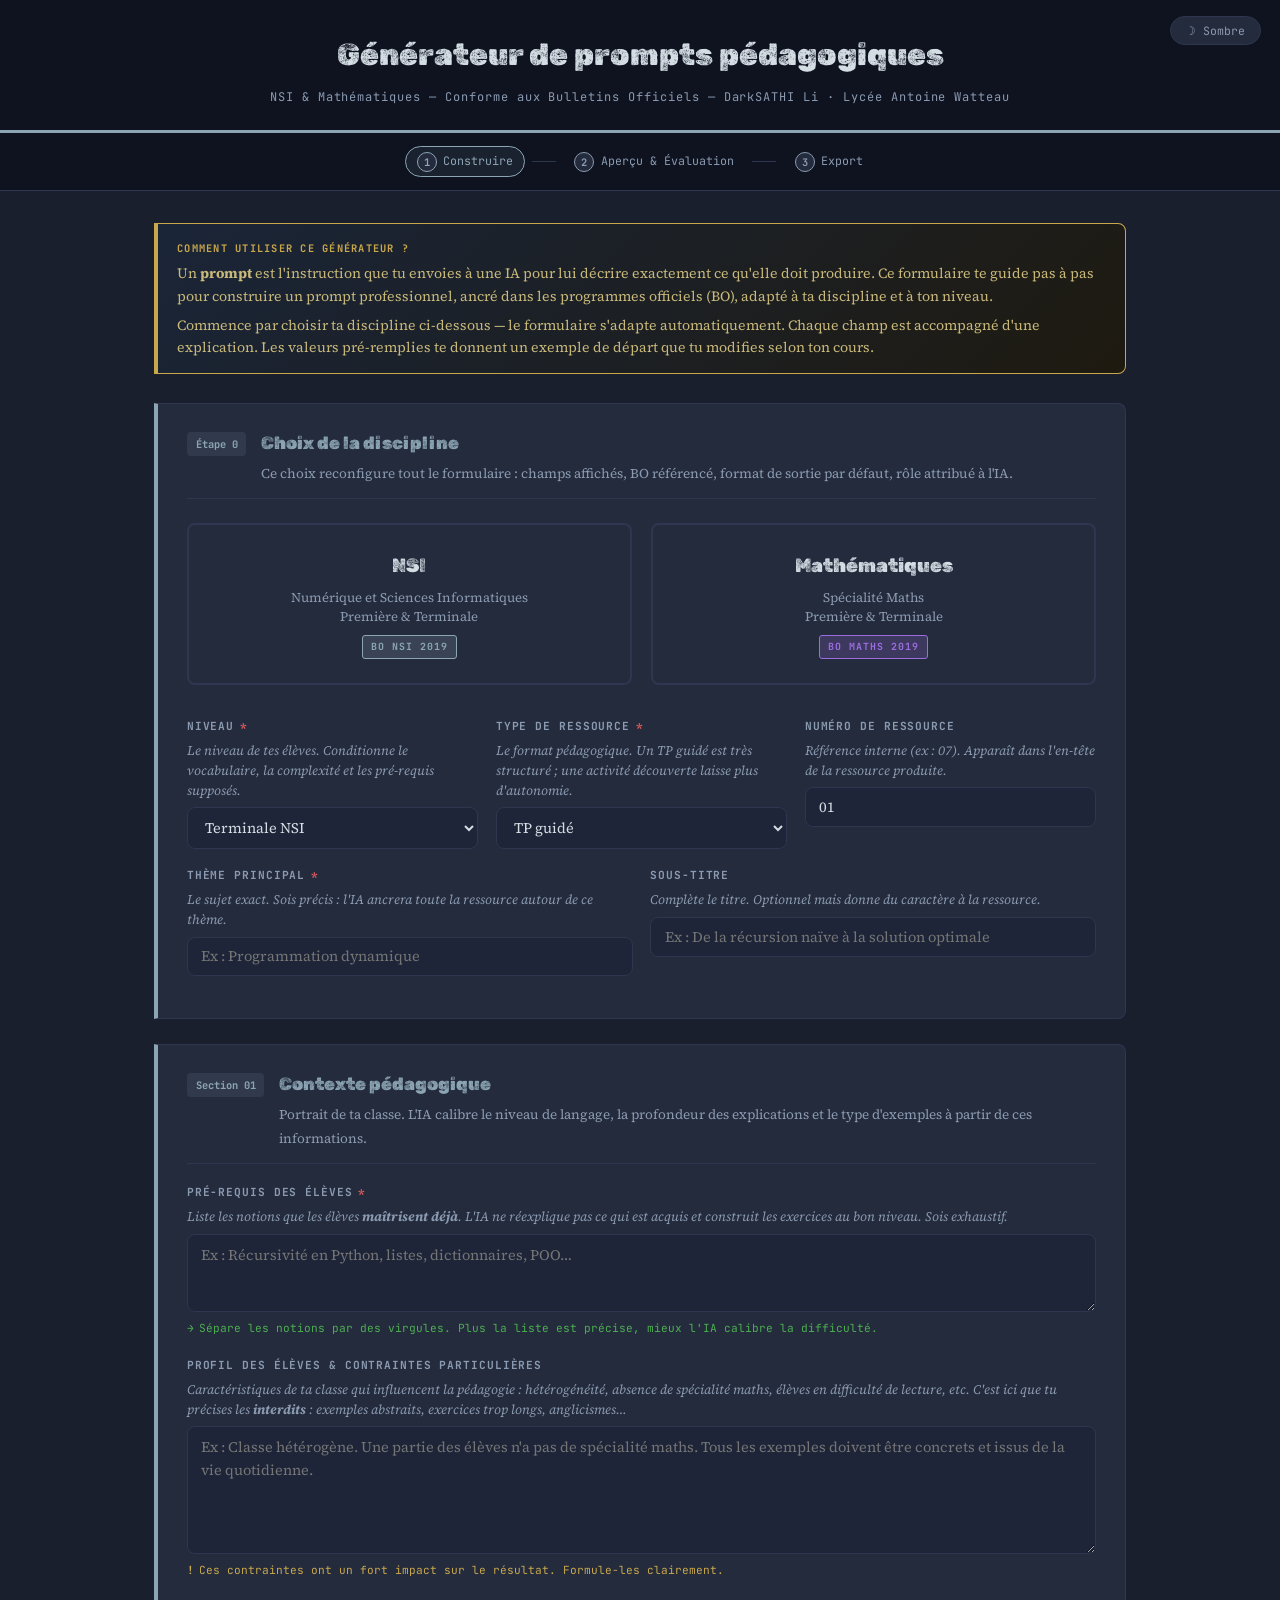
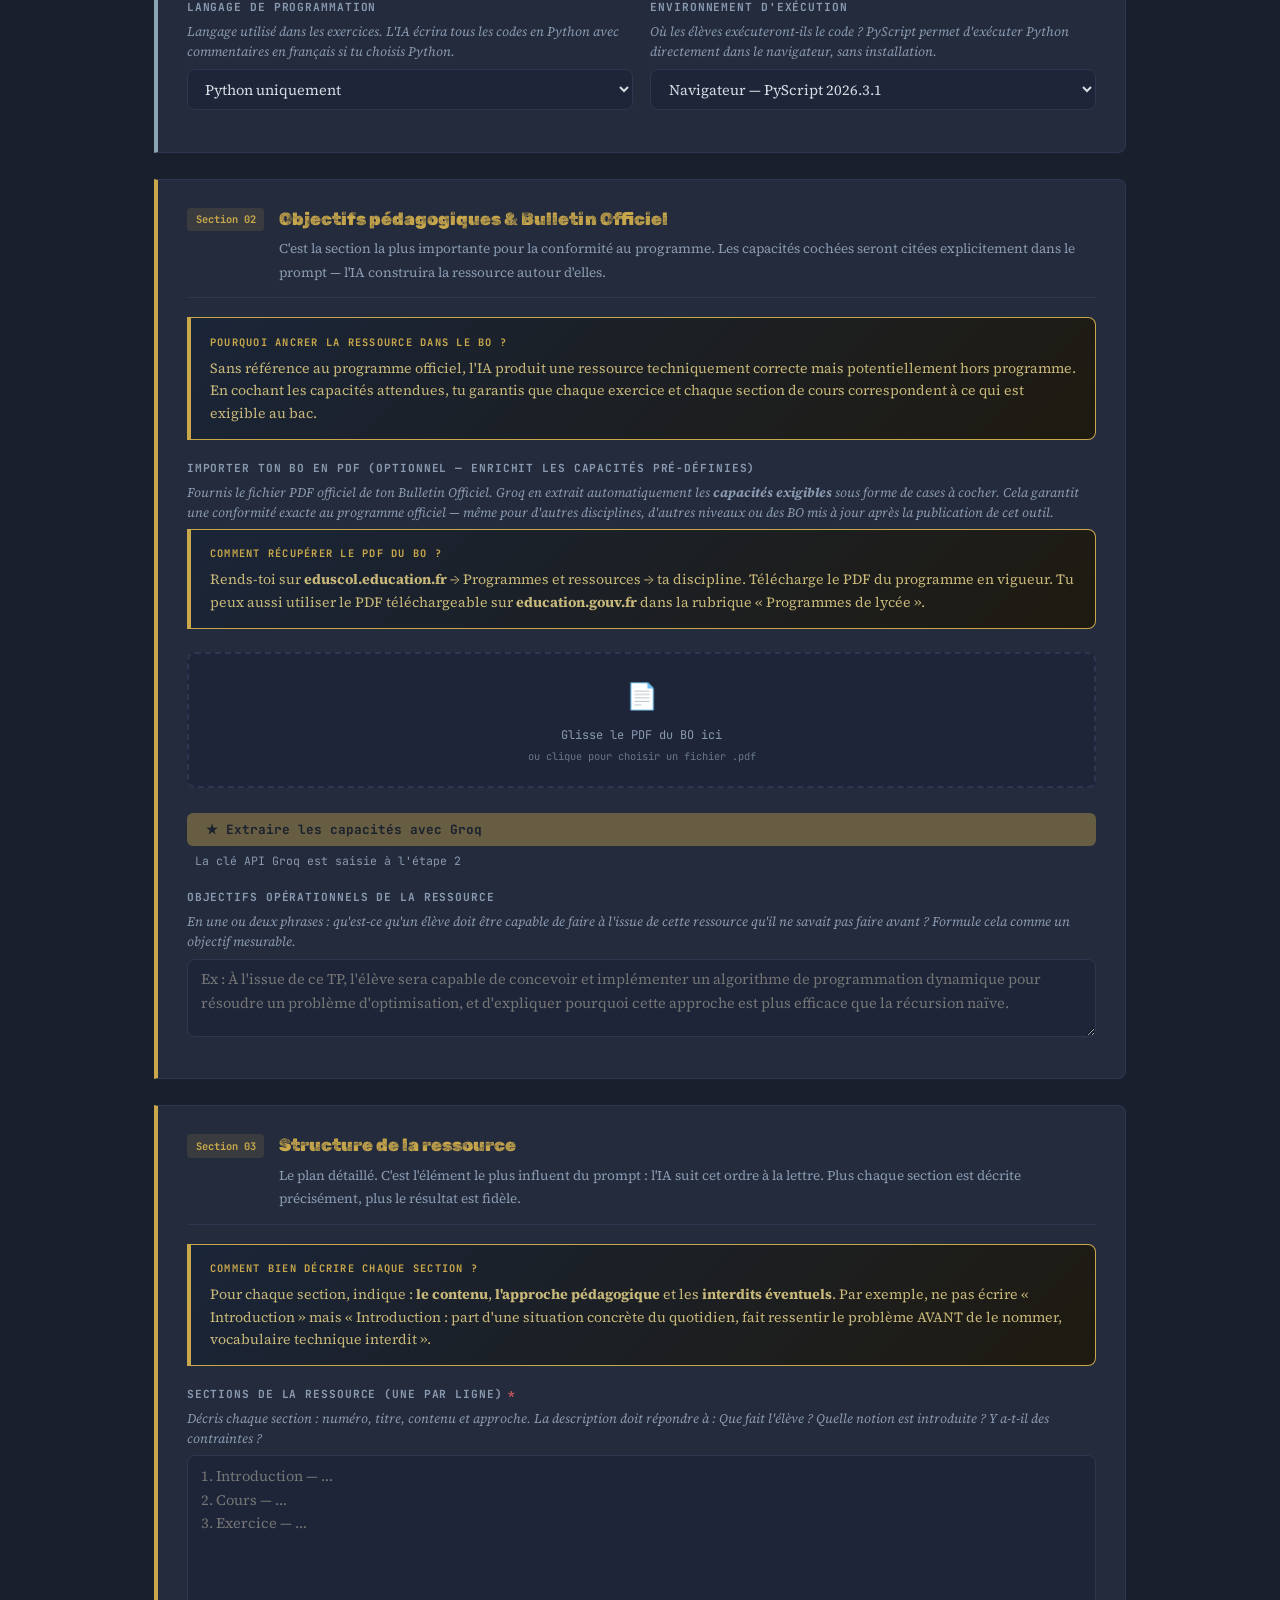
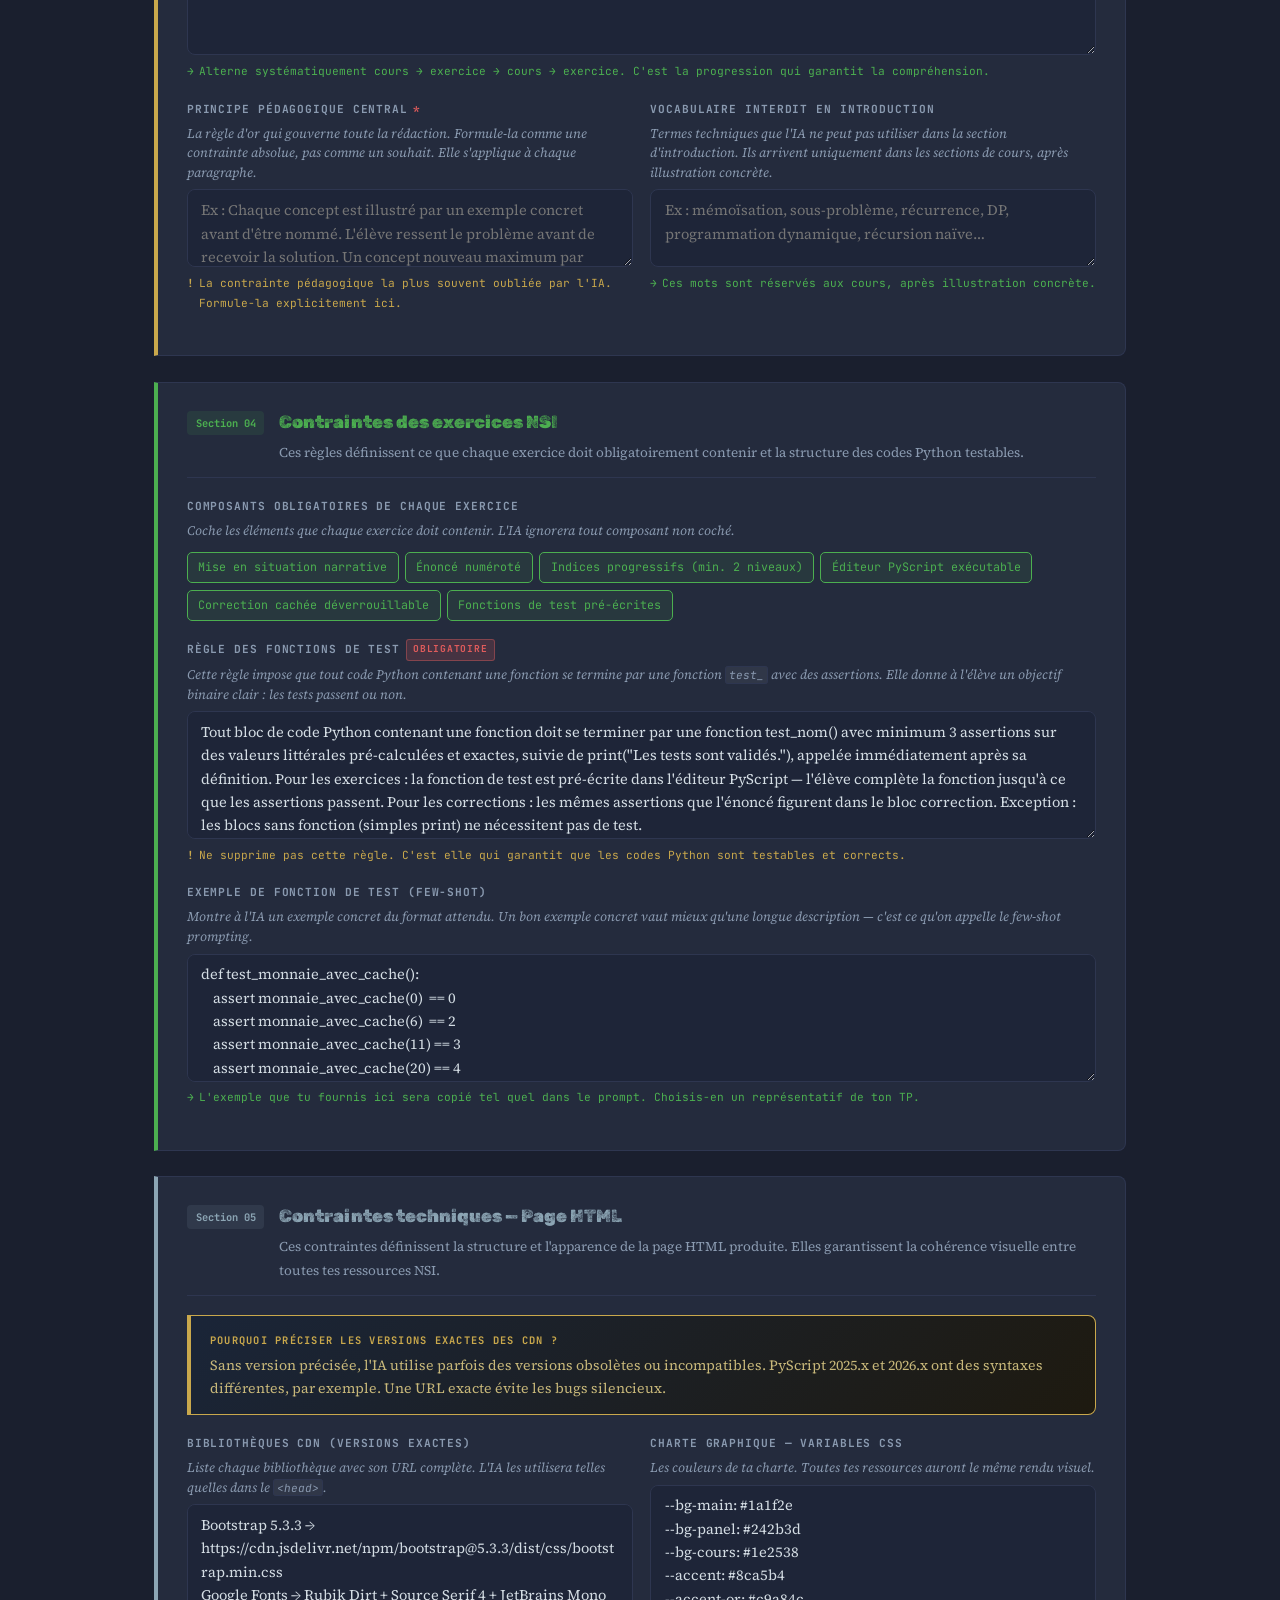
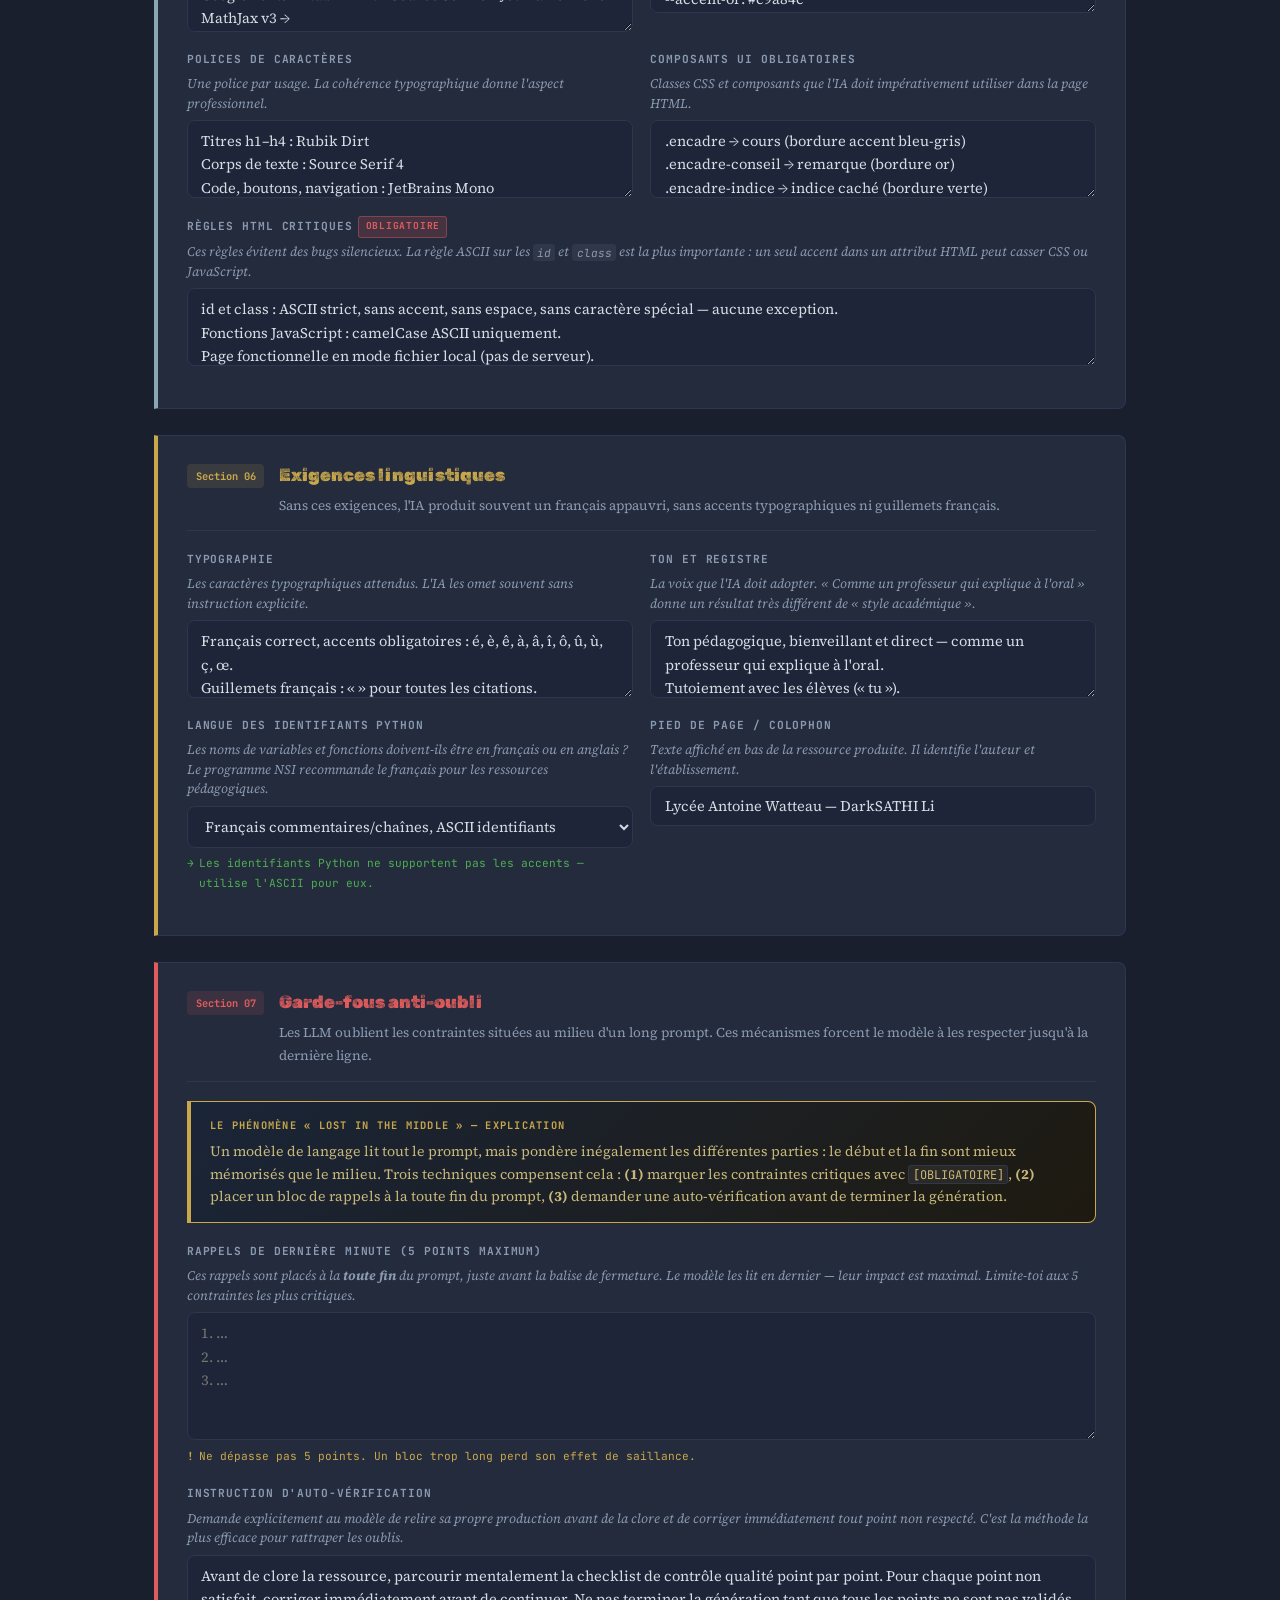
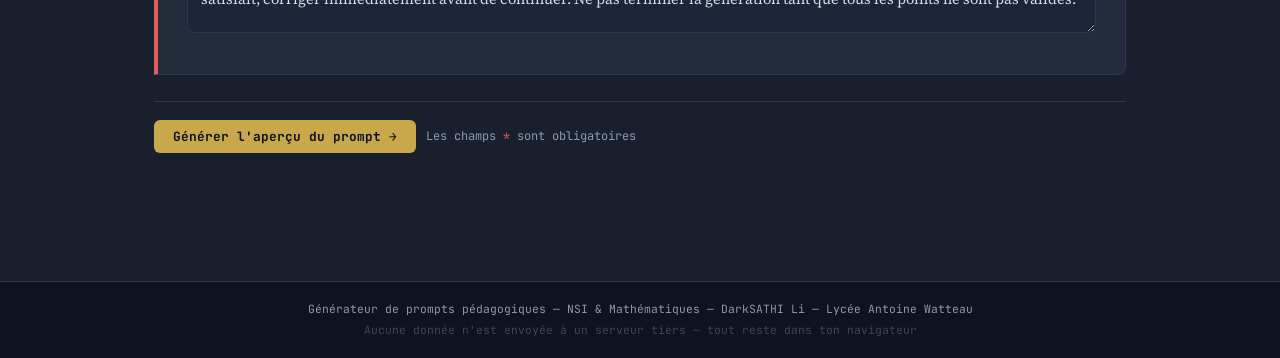
<file: generateur-prompts-nsi-maths.html>
<!DOCTYPE html>
<html lang="fr">
<head>
<meta charset="UTF-8">
<meta name="viewport" content="width=device-width, initial-scale=1.0">
<title>Générateur de prompts pédagogiques — NSI &amp; Mathématiques</title>
<link href="https://fonts.googleapis.com/css2?family=Rubik+Dirt&family=Source+Serif+4:ital,opsz,wght@0,8..60,300;0,8..60,400;0,8..60,600;1,8..60,400&family=JetBrains+Mono:wght@400;500;700&display=swap" rel="stylesheet">
<style>
/* ============================================================
   VARIABLES — THÈME SOMBRE (défaut)
   ============================================================ */
:root {
  --bg:        #1a1f2e;
  --bg-panel:  #242b3d;
  --bg-deep:   #0f1320;
  --bg-field:  #1e2538;
  --border:    #2e3650;
  --radius:    8px;

  --bleu:      #8ca5b4;
  --or:        #c9a84c;
  --vert:      #4caf50;
  --rouge:     #e05c5c;
  --violet:    #9c6de0;

  --t-main:    #d4dde4;
  --t-muted:   #8a9ab0;
  --t-or:      #c8b87a;

  --disc-nsi:  #8ca5b4;
  --disc-math: #9c6de0;

  --encart-bg: linear-gradient(135deg,#1a2538 0%,#1e1a10 100%);
  --encart-txt:#c8b87a;
  --code-bg:   #0d1117;
  --code-txt:  #c9d1d9;
}

/* ============================================================
   THÈME CLAIR — CONFORT ÉCRAN
   ============================================================ */
body.light {
  --bg:        #f7f9fc;
  --bg-panel:  #eef1f7;
  --bg-deep:   #e4e9f2;
  --bg-field:  #ffffff;
  --border:    #c8d3e0;

  --bleu:      #3a7ca5;
  --or:        #a07820;
  --vert:      #2e8b57;
  --rouge:     #c0392b;
  --violet:    #7c4dbd;

  --t-main:    #2c3548;
  --t-muted:   #5a6780;
  --t-or:      #7a5a10;

  --disc-nsi:  #3a7ca5;
  --disc-math: #7c4dbd;

  --encart-bg: linear-gradient(135deg,#fefae8 0%,#fdf6e3 100%);
  --encart-txt:#6b4e10;
  --code-bg:   #f0f4f8;
  --code-txt:  #2c3548;
}

*, *::before, *::after { box-sizing: border-box; margin: 0; padding: 0; }
html { scroll-behavior: smooth; }

body {
  background: var(--bg);
  color: var(--t-main);
  font-family: 'Source Serif 4', Georgia, serif;
  font-size: 1rem;
  line-height: 1.75;
  min-height: 100vh;
}

h1, h2, h3{
    font-weight: lighter;
}

/* ============================================================
   HEADER
   ============================================================ */
.app-header {
  background: var(--bg-deep);
  border-bottom: 3px solid var(--bleu);
  padding: 1.8rem 2rem 1.4rem;
  text-align: center;
  position: relative;
}

.app-header h1 {
  font-family: 'Rubik Dirt', cursive;
  font-size: 1.9rem;
  color: var(--t-main);
  margin-bottom: .3rem;
}

.app-header .sous-titre {
  font-family: 'JetBrains Mono', monospace;
  font-size: .75rem;
  color: var(--t-muted);
  letter-spacing: .08em;
}

/* ============================================================
   STEPPER
   ============================================================ */
.stepper {
  background: var(--bg-deep);
  border-bottom: 1px solid var(--border);
  display: flex;
  justify-content: center;
  align-items: center;
  padding: .8rem 1.5rem;
  gap: .3rem;
  flex-wrap: wrap;
}

.step {
  display: flex;
  align-items: center;
  gap: .4rem;
  font-family: 'JetBrains Mono', monospace;
  font-size: .73rem;
  color: var(--t-muted);
  padding: .28rem .7rem;
  border-radius: 20px;
  border: 1px solid transparent;
  transition: all .25s;
}

.step.active  { color: var(--bleu); background: rgba(140,165,180,.1); border-color: var(--bleu); }
.step.done    { color: var(--vert); }
.step.active.disc-math  { color: var(--violet); background: rgba(156,109,224,.1); border-color: var(--violet); }

.step-n {
  width: 20px; height: 20px; border-radius: 50%;
  background: var(--bg-panel); border: 1px solid currentColor;
  display: flex; align-items: center; justify-content: center;
  font-size: .65rem; font-weight: 700; flex-shrink: 0;
}

.step-sep { width: 24px; height: 1px; background: var(--border); margin: 0 .1rem; }

/* ============================================================
   LAYOUT
   ============================================================ */
.wrap { max-width: 1020px; margin: 0 auto; padding: 2rem 1.5rem 5rem; }
.page { display: none; }
.page.active { display: block; }

/* ============================================================
   SÉLECTEUR DE DISCIPLINE
   ============================================================ */
.disc-selector {
  display: grid;
  grid-template-columns: 1fr 1fr;
  gap: 1.2rem;
  margin: 1.5rem 0 2rem;
}

.disc-card {
  background: var(--bg-panel);
  border: 2px solid var(--border);
  border-radius: var(--radius);
  padding: 1.5rem 1.8rem;
  cursor: pointer;
  transition: all .25s;
  text-align: center;
  user-select: none;
}

.disc-card:hover { border-color: var(--t-muted); }
.disc-card.selected-nsi   { border-color: var(--disc-nsi);  background: rgba(140,165,180,.07); }
.disc-card.selected-math  { border-color: var(--disc-math); background: rgba(156,109,224,.07); }

.disc-card .disc-icon {
  font-family: 'Rubik Dirt', cursive;
  font-size: 2rem;
  display: block;
  margin-bottom: .5rem;
}

.disc-card.selected-nsi  .disc-icon { color: var(--disc-nsi); }
.disc-card.selected-math .disc-icon { color: var(--disc-math); }

.disc-card h3 {
  font-family: 'Rubik Dirt', cursive;
  font-size: 1.2rem;
  color: var(--t-main);
  margin-bottom: .3rem;
}

.disc-card p {
  font-size: .82rem;
  color: var(--t-muted);
  margin: 0;
  line-height: 1.5;
}

.disc-badge {
  display: inline-block;
  font-family: 'JetBrains Mono', monospace;
  font-size: .62rem;
  font-weight: 700;
  text-transform: uppercase;
  letter-spacing: .1em;
  padding: .15rem .5rem;
  border-radius: 3px;
  margin-top: .5rem;
}

.disc-badge-nsi  { background: rgba(140,165,180,.2); color: var(--disc-nsi);  border: 1px solid var(--disc-nsi); }
.disc-badge-math { background: rgba(156,109,224,.2); color: var(--disc-math); border: 1px solid var(--disc-math); }

/* ============================================================
   SECTIONS DU FORMULAIRE
   ============================================================ */
.fsec {
  background: var(--bg-panel);
  border: 1px solid var(--border);
  border-left: 4px solid var(--bleu);
  border-radius: 0 var(--radius) var(--radius) 0;
  padding: 1.5rem 1.8rem;
  margin-bottom: 1.6rem;
}

.fsec.s-or     { border-left-color: var(--or); }
.fsec.s-vert   { border-left-color: var(--vert); }
.fsec.s-rouge  { border-left-color: var(--rouge); }
.fsec.s-violet { border-left-color: var(--violet); }

.fsec-head {
  display: flex;
  align-items: flex-start;
  gap: .9rem;
  padding-bottom: .8rem;
  border-bottom: 1px solid var(--border);
  margin-bottom: 1.2rem;
}

.fsec-badge {
  font-family: 'JetBrains Mono', monospace;
  font-size: .65rem;
  font-weight: 700;
  padding: .18rem .55rem;
  border-radius: 4px;
  white-space: nowrap;
  flex-shrink: 0;
  margin-top: .25rem;
  background: rgba(140,165,180,.12);
  color: var(--bleu);
}

.fsec.s-or .fsec-badge    { background: rgba(201,168,76,.12); color: var(--or); }
.fsec.s-vert .fsec-badge  { background: rgba(76,175,80,.12);  color: var(--vert); }
.fsec.s-rouge .fsec-badge { background: rgba(224,92,92,.12);  color: var(--rouge); }
.fsec.s-violet .fsec-badge{ background: rgba(156,109,224,.12);color: var(--violet); }

.fsec-titre h2 {
  font-family: 'Rubik Dirt', cursive;
  font-size: 1.1rem;
  color: var(--bleu);
  margin-bottom: .2rem;
}

.fsec.s-or .fsec-titre h2     { color: var(--or); }
.fsec.s-vert .fsec-titre h2   { color: var(--vert); }
.fsec.s-rouge .fsec-titre h2  { color: var(--rouge); }
.fsec.s-violet .fsec-titre h2 { color: var(--violet); }

.fsec-desc { font-size: .84rem; color: var(--t-muted); margin: 0; }

/* ============================================================
   ENCART PÉDAGOGIQUE
   ============================================================ */
.encart {
  background: var(--encart-bg);
  border: 1px solid var(--or);
  border-left: 4px solid var(--or);
  border-radius: 0 var(--radius) var(--radius) 0;
  padding: .9rem 1.2rem;
  margin: 0 0 1.2rem;
}

.encart-titre {
  font-family: 'JetBrains Mono', monospace;
  font-size: .65rem;
  text-transform: uppercase;
  letter-spacing: .12em;
  color: var(--or);
  font-weight: 700;
  display: block;
  margin-bottom: .35rem;
}

.encart p { font-size: .88rem; color: var(--encart-txt); margin: 0; line-height: 1.6; }
.encart p + p { margin-top: .4rem; }

/* ============================================================
   CHAMPS
   ============================================================ */
.frow { display: grid; gap: 1.1rem; margin-bottom: 1.1rem; }
.frow.c2 { grid-template-columns: 1fr 1fr; }
.frow.c3 { grid-template-columns: 1fr 1fr 1fr; }

@media (max-width: 680px) {
  .frow.c2, .frow.c3 { grid-template-columns: 1fr; }
  .disc-selector { grid-template-columns: 1fr; }
}

.field { display: flex; flex-direction: column; gap: .28rem; }

.field > label {
  font-family: 'JetBrains Mono', monospace;
  font-size: .7rem;
  font-weight: 700;
  text-transform: uppercase;
  letter-spacing: .08em;
  color: var(--t-muted);
  display: flex;
  align-items: center;
  gap: .35rem;
  flex-wrap: wrap;
}

.req { color: var(--rouge); }

.expl {
  font-size: .82rem;
  color: var(--t-muted);
  font-style: italic;
  line-height: 1.5;
  margin-bottom: .15rem;
}

input[type="text"],
input[type="password"],
select,
textarea {
  background: var(--bg-field);
  border: 1px solid var(--border);
  border-radius: var(--radius);
  color: var(--t-main);
  font-family: 'Source Serif 4', serif;
  font-size: .91rem;
  padding: .55rem .85rem;
  width: 100%;
  transition: border-color .18s, box-shadow .18s;
  resize: vertical;
}

input[type="text"]:focus,
input[type="password"]:focus,
select:focus,
textarea:focus {
  outline: none;
  border-color: var(--bleu);
  box-shadow: 0 0 0 3px rgba(140,165,180,.1);
}

input[type="password"] {
  font-family: 'JetBrains Mono', monospace;
  font-size: .84rem;
  letter-spacing: .05em;
}

select { cursor: pointer; }
select option { background: var(--bg-panel); }
textarea       { min-height: 78px; line-height: 1.6; }
textarea.tall  { min-height: 128px; }
textarea.xtall { min-height: 200px; }

.note-verte { font-family: 'JetBrains Mono',monospace; font-size:.7rem; color:var(--vert); margin-top:.15rem; display:flex; align-items:flex-start; gap:.3rem; }
.note-verte::before { content:'→'; flex-shrink:0; }
.note-or    { font-family: 'JetBrains Mono',monospace; font-size:.7rem; color:var(--or);   margin-top:.15rem; display:flex; align-items:flex-start; gap:.3rem; }
.note-or::before    { content:'!'; flex-shrink:0; font-weight:700; }

/* ============================================================
   TAGS (checkboxes stylisées)
   ============================================================ */
.tags { display: flex; flex-wrap: wrap; gap: .4rem; margin-top: .25rem; }

.tag {
  font-family: 'JetBrains Mono', monospace;
  font-size: .73rem;
  background: var(--bg-field);
  border: 1px solid var(--border);
  border-radius: 5px;
  padding: .28rem .65rem;
  cursor: pointer;
  user-select: none;
  transition: all .16s;
  color: var(--t-muted);
  display: flex;
  align-items: center;
  gap: .3rem;
}

.tag input[type="checkbox"] { display: none; }
.tag:has(input:checked) { border-color: var(--vert); background: rgba(76,175,80,.1); color: var(--vert); }

/* BO tags — couleur selon discipline */
.tag.bo-tag:has(input:checked) { border-color: var(--bleu); background: rgba(140,165,180,.1); color: var(--bleu); }
.disc-math .tag.bo-tag:has(input:checked) { border-color: var(--violet); background: rgba(156,109,224,.1); color: var(--violet); }

/* ============================================================
   BADGE OBLIGATOIRE
   ============================================================ */
.oblig {
  font-family: 'JetBrains Mono', monospace;
  font-size: .6rem;
  font-weight: 700;
  text-transform: uppercase;
  letter-spacing: .08em;
  background: rgba(224,92,92,.18);
  color: var(--rouge);
  border: 1px solid rgba(224,92,92,.4);
  border-radius: 3px;
  padding: .1rem .4rem;
}

/* ============================================================
   BOUTONS
   ============================================================ */
.btn, .btn-or, .btn-vert, .btn-rouge, .btn-violet, .btn-ghost {
  font-family: 'JetBrains Mono', monospace;
  font-size: .8rem;
  font-weight: 700;
  border: none;
  border-radius: 6px;
  padding: .5rem 1.2rem;
  cursor: pointer;
  transition: opacity .18s, transform .1s;
  display: inline-flex;
  align-items: center;
  gap: .35rem;
}

.btn        { background: var(--bleu);   color: #0d1117; }
.btn-or     { background: var(--or);     color: #0d1117; }
.btn-vert   { background: var(--vert);   color: #0d1117; }
.btn-rouge  { background: var(--rouge);  color: #fff; }
.btn-violet { background: var(--violet); color: #fff; }
.btn-ghost  { background: transparent; color: var(--t-muted); border: 1px solid var(--border); }

.btn:hover, .btn-or:hover, .btn-vert:hover,
.btn-rouge:hover, .btn-violet:hover { opacity: .83; transform: translateY(-1px); }
.btn-ghost:hover { border-color: var(--bleu); color: var(--t-main); }
.btn:disabled, .btn-or:disabled, .btn-vert:disabled { opacity: .4; cursor: not-allowed; transform: none; }

.btn-row {
  display: flex;
  gap: .6rem;
  flex-wrap: wrap;
  align-items: center;
  margin-top: 1.6rem;
  padding-top: 1.1rem;
  border-top: 1px solid var(--border);
}

/* ============================================================
   PAGE 2 — APERÇU
   ============================================================ */
.apercu {
  background: var(--code-bg);
  border: 1px solid var(--border);
  border-radius: var(--radius);
  padding: 1.2rem 1.5rem;
  font-family: 'JetBrains Mono', monospace;
  font-size: .78rem;
  color: var(--code-txt);
  line-height: 1.75;
  white-space: pre-wrap;
  word-break: break-word;
  max-height: 460px;
  overflow-y: auto;
  margin: .8rem 0;
}

.apercu::-webkit-scrollbar { width: 5px; }
.apercu::-webkit-scrollbar-track { background: var(--code-bg); }
.apercu::-webkit-scrollbar-thumb { background: var(--border); border-radius: 3px; }

.stats { display: flex; gap: .7rem; flex-wrap: wrap; margin: .5rem 0 1rem; }

.stat {
  background: var(--bg-deep);
  border: 1px solid var(--border);
  border-radius: 6px;
  padding: .4rem .85rem;
  font-family: 'JetBrains Mono', monospace;
}

.stat-v { font-size: 1.2rem; font-weight: 700; color: var(--bleu); display: block; line-height: 1; }
.stat-l { font-size: .63rem; color: var(--t-muted); text-transform: uppercase; letter-spacing: .07em; }

/* Zone API */
.api-zone {
  background: var(--bg-deep);
  border: 1px solid var(--border);
  border-radius: var(--radius);
  padding: 1.1rem 1.4rem;
  margin: 1.1rem 0;
}

.api-zone h3 {
  font-family: 'JetBrains Mono', monospace;
  font-size: .78rem;
  color: var(--t-muted);
  font-weight: 700;
  text-transform: uppercase;
  letter-spacing: .08em;
  margin-bottom: .7rem;
}

.api-row { display: flex; gap: .7rem; align-items: flex-end; flex-wrap: wrap; }
.api-row .field { flex: 1; min-width: 240px; }

.api-st {
  font-family: 'JetBrains Mono', monospace;
  font-size: .72rem;
  padding: .28rem .65rem;
  border-radius: 4px;
  white-space: nowrap;
  align-self: flex-end;
}

.api-st.ok   { background: rgba(76,175,80,.13); color: var(--vert); border: 1px solid var(--vert); }
.api-st.ko   { background: rgba(224,92,92,.13); color: var(--rouge); border: 1px solid var(--rouge); }
.api-st.idle { background: rgba(140,165,180,.08); color: var(--t-muted); border: 1px solid var(--border); }

/* Résultats éval */
.eval-crit {
  background: var(--bg-panel);
  border: 1px solid var(--border);
  border-radius: var(--radius);
  padding: .85rem 1.1rem;
  margin-bottom: .55rem;
  display: flex;
  gap: .85rem;
  align-items: flex-start;
}

.eval-note {
  font-family: 'JetBrains Mono', monospace;
  font-size: 1.3rem;
  font-weight: 700;
  min-width: 38px;
  text-align: center;
  flex-shrink: 0;
  line-height: 1.1;
}

.eval-note.n5{color:var(--vert)}.eval-note.n4{color:#9ccc65}
.eval-note.n3{color:var(--or)}.eval-note.n2{color:#ff8a65}.eval-note.n1{color:var(--rouge)}

.eval-corps h4 { font-family:'JetBrains Mono',monospace; font-size:.78rem; font-weight:700; color:var(--t-main); margin-bottom:.2rem; }
.eval-corps p  { font-size:.86rem; color:var(--t-muted); margin:0; }

.eval-global {
  background: var(--bg-field);
  border: 2px solid var(--or);
  border-radius: var(--radius);
  padding: 1rem 1.3rem;
  margin-top: .9rem;
  display: flex;
  align-items: center;
  gap: 1.1rem;
  flex-wrap: wrap;
}

.eval-global-n { font-family:'Rubik Dirt',cursive; font-size:2.6rem; color:var(--or); line-height:1; white-space:nowrap; }
.eval-global-t { font-size:.9rem; color:var(--t-muted); }

.eval-sugg {
  background: rgba(201,168,76,.07);
  border: 1px solid rgba(201,168,76,.22);
  border-radius: var(--radius);
  padding: .9rem 1.2rem;
  margin-top: .9rem;
}

.eval-sugg h4 { font-family:'JetBrains Mono',monospace; font-size:.7rem; color:var(--or); text-transform:uppercase; letter-spacing:.1em; margin-bottom:.5rem; font-weight:700; }
.eval-sugg ul { padding-left:1.1rem; font-size:.88rem; color:var(--t-muted); }
.eval-sugg li { margin-bottom:.28rem; }

/* ============================================================
   PAGE 3 — EXPORT
   ============================================================ */
.export-bloc {
  background: var(--bg-panel);
  border: 1px solid var(--border);
  border-radius: var(--radius);
  padding: 1.4rem 1.7rem;
  margin-bottom: 1.1rem;
}

.export-bloc h3 { font-family:'Rubik Dirt',cursive; font-size:1.05rem; color:var(--bleu); margin-bottom:.7rem; }
.export-info    { font-size:.88rem; color:var(--t-muted); margin-bottom:.9rem; }

/* Checklist qualité */
.cq-volet-titre {
  font-family: 'JetBrains Mono', monospace;
  font-size: .68rem;
  text-transform: uppercase;
  letter-spacing: .12em;
  font-weight: 700;
  padding: .3rem 0 .4rem;
  margin-top: .8rem;
}

.cq-list { list-style: none; padding: 0; margin: 0; }

.cq-list li {
  font-family: 'JetBrains Mono', monospace;
  font-size: .79rem;
  padding: .32rem 0;
  border-bottom: 1px solid rgba(46,54,80,.5);
  display: flex;
  align-items: flex-start;
  gap: .5rem;
  color: var(--t-muted);
  line-height: 1.5;
}

.ck-ok   { color: var(--vert);  font-weight: 700; flex-shrink:0; }
.ck-ko   { color: var(--rouge); font-weight: 700; flex-shrink:0; }
.ck-warn { color: var(--or);    font-weight: 700; flex-shrink:0; }

.cq-conseil { font-size:.68rem; color:var(--t-muted); margin-left:.2rem; opacity:.8; }

.score-bloc {
  background: var(--bg-field);
  border: 2px solid var(--or);
  border-radius: var(--radius);
  padding: .9rem 1.3rem;
  margin-bottom: 1rem;
  display: flex;
  align-items: center;
  gap: 1rem;
  flex-wrap: wrap;
}

.score-n { font-family:'Rubik Dirt',cursive; font-size:2.4rem; line-height:1; white-space:nowrap; }
.score-label { font-family:'JetBrains Mono',monospace; font-size:.8rem; color:var(--t-main); font-weight:700; }
.score-detail{ font-size:.83rem; color:var(--t-muted); margin-top:.15rem; }

/* ============================================================
   MESSAGES
   ============================================================ */
.msg-err, .msg-ok { display:none; border-radius:var(--radius); padding:.75rem 1rem; font-size:.86rem; margin:.7rem 0; }
.msg-err { background:rgba(224,92,92,.1); border:1px solid rgba(224,92,92,.35); color:#f5a0a0; }
.msg-ok  { background:rgba(76,175,80,.1);  border:1px solid rgba(76,175,80,.35);  color:#a5d6a7; }
.msg-err.visible, .msg-ok.visible { display:block; }

/* ============================================================
   LOADING
   ============================================================ */
.loader {
  display: none;
  position: fixed; inset: 0;
  background: rgba(15,19,32,.88);
  z-index: 999;
  flex-direction: column;
  align-items: center;
  justify-content: center;
  gap: 1rem;
}

.loader.on { display: flex; }

.spinner {
  width: 48px; height: 48px;
  border: 3px solid var(--border);
  border-top-color: var(--bleu);
  border-radius: 50%;
  animation: spin 1s linear infinite;
}

@keyframes spin { to { transform: rotate(360deg); } }

.loader-msg {
  font-family: 'JetBrains Mono', monospace;
  font-size: .83rem;
  color: var(--t-muted);
  animation: pulse 1.8s ease-in-out infinite;
}

@keyframes pulse { 0%,100%{opacity:.4} 50%{opacity:1} }

/* ============================================================
   FOOTER
   ============================================================ */
footer {
  background: var(--bg-deep);
  border-top: 1px solid var(--border);
  text-align: center;
  padding: 1.1rem;
  font-family: 'JetBrains Mono', monospace;
  font-size: .71rem;
  color: var(--t-muted);
  margin-top: 3rem;
  line-height: 1.8;
}

/* ============================================================
   BOUTON TOGGLE THÈME
   ============================================================ */
.theme-toggle {
  position: fixed;
  top: 1rem;
  right: 1.2rem;
  z-index: 1100;
  background: var(--bg-panel);
  border: 1px solid var(--border);
  border-radius: 30px;
  padding: .38rem .9rem;
  font-family: 'JetBrains Mono', monospace;
  font-size: .72rem;
  color: var(--t-muted);
  cursor: pointer;
  display: flex;
  align-items: center;
  gap: .4rem;
  transition: all .2s;
  user-select: none;
}

.theme-toggle:hover {
  border-color: var(--bleu);
  color: var(--bleu);
}

.theme-toggle .icon-dark  { display: block; }
.theme-toggle .icon-light { display: none; }
body.light .theme-toggle .icon-dark  { display: none; }
body.light .theme-toggle .icon-light { display: block; }

/* Correction boutons en mode clair (texte noir sur fond coloré) */
body.light .btn        { color: #ffffff; }
body.light .btn-or     { color: #ffffff; }
body.light .btn-vert   { color: #ffffff; }
body.light .btn-rouge  { color: #ffffff; }
body.light .btn-violet { color: #ffffff; }

/* Loader en mode clair */
body.light .loader { background: rgba(240,244,248,.9); }
body.light .spinner { border-color: var(--border); border-top-color: var(--bleu); }

/* Code inline en mode clair */
body.light code {
  background: rgba(0,0,0,.06);
  border-color: var(--border);
  color: var(--rouge);
}

/* ============================================================
   SECTION BO UPLOAD
   ============================================================ */
.bo-upload-zone {
  border: 2px dashed var(--border);
  border-radius: var(--radius);
  padding: 1.2rem 1.4rem;
  text-align: center;
  cursor: pointer;
  transition: border-color .2s, background .2s;
  margin: .5rem 0;
  background: var(--bg-field);
}

.bo-upload-zone:hover,
.bo-upload-zone.dragover {
  border-color: var(--bleu);
  background: rgba(140,165,180,.05);
}

.bo-upload-zone .upload-icon {
  font-size: 1.6rem;
  margin-bottom: .4rem;
  display: block;
}

.bo-upload-zone p {
  font-family: 'JetBrains Mono', monospace;
  font-size: .75rem;
  color: var(--t-muted);
  margin: 0;
}

.bo-upload-zone input[type="file"] { display: none; }

.bo-status {
  font-family: 'JetBrains Mono', monospace;
  font-size: .75rem;
  padding: .3rem .7rem;
  border-radius: 4px;
  margin-top: .5rem;
  display: none;
}

.bo-status.visible { display: inline-block; }
.bo-status.ok   { background: rgba(76,175,80,.12);  color: var(--vert); border: 1px solid var(--vert); }
.bo-status.err  { background: rgba(224,92,92,.12);  color: var(--rouge); border: 1px solid var(--rouge); }
.bo-status.load { background: rgba(140,165,180,.1); color: var(--t-muted); border: 1px solid var(--border); }

.caps-extraites {
  background: var(--bg-deep);
  border: 1px solid var(--border);
  border-radius: var(--radius);
  padding: .8rem 1rem;
  margin-top: .8rem;
  display: none;
}

.caps-extraites.visible { display: block; }
.caps-extraites-titre {
  font-family: 'JetBrains Mono', monospace;
  font-size: .7rem;
  color: var(--bleu);
  text-transform: uppercase;
  letter-spacing: .1em;
  font-weight: 700;
  margin-bottom: .5rem;
}

/* ============================================================
   PROMPT ÉDITABLE
   ============================================================ */
.prompt-edit-zone {
  display: none;
  margin-top: .8rem;
}

.prompt-edit-zone.visible { display: block; }

.prompt-edit-zone textarea {
  min-height: 400px;
  font-family: 'JetBrains Mono', monospace;
  font-size: .78rem;
  background: var(--code-bg);
  color: var(--code-txt);
  line-height: 1.75;
}

/* ============================================================
   RAPPELS AUTO
   ============================================================ */
.rappels-auto {
  background: rgba(224,92,92,.06);
  border: 1px solid rgba(224,92,92,.3);
  border-radius: var(--radius);
  padding: .8rem 1rem;
  margin-top: .6rem;
  font-size: .83rem;
  color: var(--t-muted);
}

.rappels-auto-titre {
  font-family: 'JetBrains Mono', monospace;
  font-size: .68rem;
  color: var(--rouge);
  text-transform: uppercase;
  letter-spacing: .1em;
  font-weight: 700;
  margin-bottom: .4rem;
}

/* ============================================================
   UTILITAIRES
   ============================================================ */
.sep { border:none; border-top:1px solid var(--border); margin:1.3rem 0; }
.hidden { display:none !important; }
code { font-family:'JetBrains Mono',monospace; font-size:.85em; background:rgba(255,255,255,.06); border:1px solid var(--border); border-radius:3px; padding:.05em .3em; }
</style>
</head>
<body>

<div class="loader" id="loader">
  <div class="spinner"></div>
  <div class="loader-msg" id="loader-msg">Évaluation en cours…</div>
</div>

<!-- Bouton toggle thème -->
<button class="theme-toggle" id="theme-toggle" onclick="toggleTheme()" title="Basculer mode sombre / clair">
  <span class="icon-dark">☽ Sombre</span>
  <span class="icon-light">☀ Clair</span>
</button>

<header class="app-header">
  <h1>Générateur de prompts pédagogiques</h1>
  <div class="sous-titre">NSI &amp; Mathématiques &mdash; Conforme aux Bulletins Officiels &mdash; DarkSATHI Li &middot; Lycée Antoine Watteau</div>
</header>

<div class="stepper">
  <div class="step active" id="st1"><div class="step-n">1</div> Construire</div>
  <div class="step-sep"></div>
  <div class="step" id="st2"><div class="step-n">2</div> Aperçu &amp; Évaluation</div>
  <div class="step-sep"></div>
  <div class="step" id="st3"><div class="step-n">3</div> Export</div>
</div>

<div class="wrap">

<!-- ====================================================
     PAGE 1 — FORMULAIRE
     ==================================================== -->
<div class="page active" id="page1">

<div class="encart" style="margin-bottom:1.8rem;">
  <span class="encart-titre">Comment utiliser ce générateur ?</span>
  <p>Un <strong>prompt</strong> est l'instruction que tu envoies à une IA pour lui décrire exactement ce qu'elle doit produire. Ce formulaire te guide pas à pas pour construire un prompt professionnel, ancré dans les programmes officiels (BO), adapté à ta discipline et à ton niveau.</p>
  <p>Commence par choisir ta discipline ci-dessous — le formulaire s'adapte automatiquement. Chaque champ est accompagné d'une explication. Les valeurs pré-remplies te donnent un exemple de départ que tu modifies selon ton cours.</p>
</div>

<!-- === S0 : DISCIPLINE === -->
<div class="fsec">
  <div class="fsec-head">
    <div class="fsec-badge">Étape 0</div>
    <div class="fsec-titre">
      <h2>Choix de la discipline</h2>
      <p class="fsec-desc">Ce choix reconfigure tout le formulaire : champs affichés, BO référencé, format de sortie par défaut, rôle attribué à l'IA.</p>
    </div>
  </div>

  <div class="disc-selector">
    <div class="disc-card" id="card-nsi" onclick="choisirDisc('nsi')">
      <h3>NSI</h3>
      <p>Numérique et Sciences Informatiques<br>Première &amp; Terminale</p>
      <span class="disc-badge disc-badge-nsi">BO NSI 2019</span>
    </div>
    <div class="disc-card" id="card-math" onclick="choisirDisc('math')">
      <h3>Mathématiques</h3>
      <p>Spécialité Maths<br>Première &amp; Terminale</p>
      <span class="disc-badge disc-badge-math">BO Maths 2019</span>
    </div>
  </div>

  <div class="frow c3">
    <div class="field">
      <label>Niveau <span class="req">*</span></label>
      <p class="expl">Le niveau de tes élèves. Conditionne le vocabulaire, la complexité et les pré-requis supposés.</p>
      <select id="niveau">
        <option value="Terminale NSI">Terminale NSI</option>
        <option value="Première NSI">Première NSI</option>
        <option value="Terminale Maths spécialité">Terminale Maths spécialité</option>
        <option value="Première Maths spécialité">Première Maths spécialité</option>
        <option value="Seconde — SNT">Seconde — SNT</option>
        <option value="BTS SIO">BTS SIO</option>
      </select>
    </div>
    <div class="field">
      <label>Type de ressource <span class="req">*</span></label>
      <p class="expl">Le format pédagogique. Un TP guidé est très structuré ; une activité découverte laisse plus d'autonomie.</p>
      <select id="type-res">
        <option value="TP guidé">TP guidé</option>
        <option value="Cours interactif">Cours interactif</option>
        <option value="Fiche d'exercices">Fiche d'exercices</option>
        <option value="Devoir surveillé">Devoir surveillé</option>
        <option value="Activité découverte">Activité découverte</option>
        <option value="Devoir maison">Devoir maison</option>
        <option value="Projet">Projet</option>
      </select>
    </div>
    <div class="field">
      <label>Numéro de ressource</label>
      <p class="expl">Référence interne (ex : 07). Apparaît dans l'en-tête de la ressource produite.</p>
      <input type="text" id="num-res" value="01" placeholder="01">
    </div>
  </div>

  <div class="frow c2">
    <div class="field">
      <label>Thème principal <span class="req">*</span></label>
      <p class="expl">Le sujet exact. Sois précis : l'IA ancrera toute la ressource autour de ce thème.</p>
      <input type="text" id="theme" placeholder="Ex : Programmation dynamique">
    </div>
    <div class="field">
      <label>Sous-titre</label>
      <p class="expl">Complète le titre. Optionnel mais donne du caractère à la ressource.</p>
      <input type="text" id="sous-titre" placeholder="Ex : De la récursion naïve à la solution optimale">
    </div>
  </div>
</div>

<!-- === S1 : CONTEXTE PÉDAGOGIQUE === -->
<div class="fsec">
  <div class="fsec-head">
    <div class="fsec-badge">Section 01</div>
    <div class="fsec-titre">
      <h2>Contexte pédagogique</h2>
      <p class="fsec-desc">Portrait de ta classe. L'IA calibre le niveau de langage, la profondeur des explications et le type d'exemples à partir de ces informations.</p>
    </div>
  </div>

  <div class="frow">
    <div class="field">
      <label>Pré-requis des élèves <span class="req">*</span></label>
      <p class="expl">Liste les notions que les élèves <strong>maîtrisent déjà</strong>. L'IA ne réexplique pas ce qui est acquis et construit les exercices au bon niveau. Sois exhaustif.</p>
      <textarea id="prerequis" placeholder="Ex : Récursivité en Python, listes, dictionnaires, POO…"></textarea>
      <div class="note-verte">Sépare les notions par des virgules. Plus la liste est précise, mieux l'IA calibre la difficulté.</div>
    </div>
  </div>

  <div class="frow">
    <div class="field">
      <label>Profil des élèves &amp; contraintes particulières</label>
      <p class="expl">Caractéristiques de ta classe qui influencent la pédagogie : hétérogénéité, absence de spécialité maths, élèves en difficulté de lecture, etc. C'est ici que tu précises les <strong>interdits</strong> : exemples abstraits, exercices trop longs, anglicismes…</p>
      <textarea class="tall" id="profil" placeholder="Ex : Classe hétérogène. Une partie des élèves n'a pas de spécialité maths. Tous les exemples doivent être concrets et issus de la vie quotidienne."></textarea>
      <div class="note-or">Ces contraintes ont un fort impact sur le résultat. Formule-les clairement.</div>
    </div>
  </div>

  <!-- Champs NSI uniquement -->
  <div id="ctx-nsi">
    <div class="frow c2">
      <div class="field">
        <label>Langage de programmation</label>
        <p class="expl">Langage utilisé dans les exercices. L'IA écrira tous les codes en Python avec commentaires en français si tu choisis Python.</p>
        <select id="langage">
          <option value="Python uniquement">Python uniquement</option>
          <option value="Python et JavaScript">Python et JavaScript</option>
          <option value="JavaScript uniquement">JavaScript uniquement</option>
          <option value="Aucun — algorithmique en français">Aucun — algorithmique en français</option>
        </select>
      </div>
      <div class="field">
        <label>Environnement d'exécution</label>
        <p class="expl">Où les élèves exécuteront-ils le code ? PyScript permet d'exécuter Python directement dans le navigateur, sans installation.</p>
        <select id="environnement">
          <option value="Navigateur — PyScript 2026.3.1">Navigateur — PyScript 2026.3.1</option>
          <option value="IDE local (Thonny, VSCode)">IDE local (Thonny, VSCode)</option>
          <option value="Basthon (en ligne)">Basthon (en ligne)</option>
          <option value="Jupyter Notebook">Jupyter Notebook</option>
        </select>
      </div>
    </div>
  </div>

  <!-- Champs Maths uniquement -->
  <div id="ctx-math" class="hidden">
    <div class="frow c2">
      <div class="field">
        <label>Outils autorisés</label>
        <p class="expl">Précise les outils disponibles pendant la séance. Cela conditionne le type de questions posées (calcul formel, tracé de courbes, etc.).</p>
        <select id="outils-maths">
          <option value="Calculatrice autorisée">Calculatrice autorisée</option>
          <option value="Calculatrice interdite">Calculatrice interdite</option>
          <option value="Calculatrice + logiciel (GeoGebra, Python)">Calculatrice + logiciel (GeoGebra, Python)</option>
          <option value="Formulaire fourni">Formulaire fourni</option>
          <option value="Sans document">Sans document</option>
        </select>
      </div>
      <div class="field">
        <label>Durée de la séance</label>
        <p class="expl">La durée permet à l'IA de calibrer le nombre d'exercices et leur longueur pour que la ressource soit faisable en temps imparti.</p>
        <select id="duree-maths">
          <option value="1 heure">1 heure</option>
          <option value="2 heures">2 heures</option>
          <option value="55 minutes (cours)">55 minutes (cours)</option>
          <option value="Travail à la maison (sans contrainte de temps)">Travail à la maison</option>
          <option value="3 heures (évaluation)">3 heures (évaluation)</option>
        </select>
      </div>
    </div>
  </div>
</div>

<!-- === S2 : OBJECTIFS PÉDAGOGIQUES & BO === -->
<div class="fsec s-or">
  <div class="fsec-head">
    <div class="fsec-badge">Section 02</div>
    <div class="fsec-titre">
      <h2>Objectifs pédagogiques &amp; Bulletin Officiel</h2>
      <p class="fsec-desc">C'est la section la plus importante pour la conformité au programme. Les capacités cochées seront citées explicitement dans le prompt — l'IA construira la ressource autour d'elles.</p>
    </div>
  </div>

  <div class="encart">
    <span class="encart-titre">Pourquoi ancrer la ressource dans le BO ?</span>
    <p>Sans référence au programme officiel, l'IA produit une ressource techniquement correcte mais potentiellement hors programme. En cochant les capacités attendues, tu garantis que chaque exercice et chaque section de cours correspondent à ce qui est exigible au bac.</p>
  </div>

  <!-- === UPLOAD BO — commun aux deux disciplines, toujours visible === -->
  <div id="bo-upload-commun">
    <div class="frow">
      <div class="field">
        <label>Importer ton BO en PDF (optionnel — enrichit les capacités pré-définies)</label>
        <p class="expl">
          Fournis le fichier PDF officiel de ton Bulletin Officiel.
          Groq en extrait automatiquement les <strong>capacités exigibles</strong> sous forme de cases à cocher.
          Cela garantit une conformité exacte au programme officiel — même pour d'autres disciplines,
          d'autres niveaux ou des BO mis à jour après la publication de cet outil.
        </p>

        <div class="encart" style="margin-bottom:.7rem;">
          <span class="encart-titre">Comment récupérer le PDF du BO ?</span>
          <p>Rends-toi sur <strong>eduscol.education.fr</strong> → Programmes et ressources → ta discipline.
          Télécharge le PDF du programme en vigueur. Tu peux aussi utiliser le PDF téléchargeable sur
          <strong>education.gouv.fr</strong> dans la rubrique « Programmes de lycée ».</p>
        </div>

        <!-- Zone drag & drop PDF -->
        <div class="bo-upload-zone" id="bo-drop-zone"
             ondragover="boDragOver(event)" ondragleave="boDragLeave(event)" ondrop="boDrop(event)"
             onclick="document.getElementById('bo-file-input').click()">
          <span class="upload-icon">📄</span>
          <p>Glisse le PDF du BO ici<br>
            <span style="font-size:.65rem;opacity:.7;">ou clique pour choisir un fichier .pdf</span>
          </p>
          <input type="file" id="bo-file-input" accept=".pdf" onchange="boFileChange(event)">
        </div>
        <span class="bo-status" id="bo-status"></span>

        <button class="btn-or" style="margin-top:.8rem;" id="btn-extraire-bo" onclick="extraireCapsBO()" disabled>
          &#9733; Extraire les capacités avec Groq
        </button>
        <span style="font-family:'JetBrains Mono',monospace;font-size:.72rem;color:var(--t-muted);margin-left:.5rem;">
          La clé API Groq est saisie à l'étape 2
        </span>

        <!-- Résultat extraction -->
        <div class="caps-extraites" id="caps-extraites">
          <div class="caps-extraites-titre">Capacités extraites du BO — coche celles à inclure dans le prompt</div>
          <div class="tags" id="caps-extraites-tags"></div>
          <div class="note-verte" style="margin-top:.5rem;">Ces capacités s'ajoutent à celles pré-définies ci-dessous.</div>
        </div>
      </div>
    </div>
  </div>
  <!-- fin upload commun -->

  <!-- BO NSI (pré-défini) — masqué si discipline = math -->
  <div id="bo-nsi" class="hidden">
    <div class="frow">
      <div class="field">
        <label>Thème BO NSI concerné</label>
        <p class="expl">Sélectionne le thème du programme NSI auquel appartient ton TP. Cela permet à l'IA de situer la ressource dans la progression annuelle.</p>
        <select id="theme-bo-nsi">
          <optgroup label="— Terminale NSI —">
            <option value="Structures de données (listes, piles, files, arbres, graphes)">Structures de données</option>
            <option value="Bases de données et SQL">Bases de données et SQL</option>
            <option value="Architectures matérielles, SE et réseaux">Architectures, SE et réseaux</option>
            <option value="Langages et programmation — POO, récursivité, modules">Langages et programmation</option>
            <option value="Algorithmique — diviser pour régner, programmation dynamique, recherche textuelle" selected>Algorithmique avancée</option>
            <option value="Processus et ordonnancement">Processus et ordonnancement</option>
          </optgroup>
          <optgroup label="— Première NSI —">
            <option value="Représentation des données (entiers, flottants, texte, images)">Représentation des données</option>
            <option value="Traitement des données en tables">Traitement des données en tables</option>
            <option value="Interactions Homme-Machine sur le Web">Interactions HM sur le Web</option>
            <option value="Architectures matérielles et systèmes d'exploitation">Architectures et SE</option>
            <option value="Langages et programmation — Python, fonctions, récursivité">Langages et programmation</option>
            <option value="Algorithmique — tri, recherche, gloutons">Algorithmique de base</option>
          </optgroup>
        </select>
      </div>
    </div>

    <div class="frow">
      <div class="field">
        <label>Capacités attendues (BO NSI)</label>
        <p class="expl">Coche les capacités exigibles du BO correspondant à ton TP. L'IA vérifiera que chaque capacité cochée est couverte par au moins un exercice ou une section de cours.</p>
        <div class="tags" id="caps-nsi">
          <label class="tag bo-tag"><input type="checkbox" value="Écrire un algorithme récursif."> Écrire un algorithme récursif</label>
          <label class="tag bo-tag"><input type="checkbox" value="Identifier la présence de sous-problèmes identiques lors de l'exécution d'un algorithme récursif." checked> Identifier sous-problèmes répétés</label>
          <label class="tag bo-tag"><input type="checkbox" value="Mettre en œuvre la mémoïsation." checked> Mettre en œuvre la mémoïsation</label>
          <label class="tag bo-tag"><input type="checkbox" value="Construire un tableau de résultats par programmation dynamique (approche ascendante)." checked> Construire une table DP (ascendant)</label>
          <label class="tag bo-tag"><input type="checkbox" value="Montrer que des problèmes classiques (rendu de monnaie, sac à dos, chemin optimal) se résolvent par programmation dynamique." checked> Résoudre des problèmes classiques</label>
          <label class="tag bo-tag"><input type="checkbox" value="Analyser la complexité temporelle d'un algorithme."> Analyser la complexité temporelle</label>
          <label class="tag bo-tag"><input type="checkbox" value="Écrire un programme orienté objet."> Écrire un programme orienté objet</label>
          <label class="tag bo-tag"><input type="checkbox" value="Utiliser une structure de type liste, pile, file ou arbre."> Utiliser liste/pile/file/arbre</label>
          <label class="tag bo-tag"><input type="checkbox" value="Écrire des requêtes SQL (SELECT, INSERT, UPDATE, DELETE, JOIN)."> Écrire des requêtes SQL</label>
          <label class="tag bo-tag"><input type="checkbox" value="Modéliser un problème à l'aide d'un graphe et appliquer un algorithme de parcours."> Modéliser avec des graphes</label>
        </div>
        <div class="note-verte">Ces capacités apparaîtront dans le prompt — l'IA construira la ressource pour les couvrir toutes.</div>
      </div>
    </div>
  </div>
  <!-- fin bo-nsi -->

  <!-- BO Maths -->
  <div id="bo-math" class="hidden">
    <div class="frow c2">
      <div class="field">
        <label>Thème BO Maths</label>
        <p class="expl">Thème du programme officiel auquel appartient la ressource. L'IA ancrera le contenu dans ce thème et respectera les définitions et notations officielles.</p>
        <select id="theme-bo-math">
          <optgroup label="— Analyse —">
            <option value="Suites numériques (limites, monotonie, convergence, suite arithmétique, géométrique)">Suites numériques</option>
            <option value="Continuité des fonctions (TVI, prolongement par continuité)">Continuité (TVI)</option>
            <option value="Dérivation (fonctions composées, convexité, tableau de variations)">Dérivation avancée</option>
            <option value="Primitives et intégration (calcul intégral, intégration par parties, valeur moyenne)">Intégration</option>
            <option value="Équations différentielles (y'=ay+b, Cauchy-Lipschitz admis)">Équations différentielles</option>
            <option value="Logarithme népérien et fonction exponentielle">Ln et exponentielle</option>
          </optgroup>
          <optgroup label="— Algèbre / Géométrie —">
            <option value="Nombres complexes (forme algébrique, trigonométrique, exponentielle, géométrie)">Nombres complexes</option>
            <option value="Matrices et systèmes (produit matriciel, puissances, systèmes linéaires 2×2)">Matrices et systèmes</option>
            <option value="Géométrie dans l'espace (vecteurs, droites, plans, produit scalaire 3D)">Géométrie dans l'espace</option>
          </optgroup>
          <optgroup label="— Probabilités / Statistiques —">
            <option value="Variables aléatoires (loi discrète, espérance, variance, écart-type)">Variables aléatoires discrètes</option>
            <option value="Loi binomiale, loi de Poisson, loi normale (approximations)">Lois usuelles</option>
            <option value="Intervalles de confiance, de fluctuation, tests d'hypothèses">Inférence statistique</option>
          </optgroup>
        </select>
      </div>
      <div class="field">
        <label>Compétences mathématiques visées</label>
        <p class="expl">Les 5 compétences officielles du BO Maths. Coche celles que les exercices doivent particulièrement mobiliser. L'IA calibre le type de questions en conséquence.</p>
        <div class="tags" id="comp-maths">
          <label class="tag bo-tag"><input type="checkbox" value="Chercher (explorer, expérimenter, émettre des conjectures, s'engager dans une démarche)." checked> Chercher</label>
          <label class="tag bo-tag"><input type="checkbox" value="Modéliser (traduire une situation en modèle mathématique, valider ou invalider un modèle)." checked> Modéliser</label>
          <label class="tag bo-tag"><input type="checkbox" value="Calculer (mettre en œuvre des algorithmes, effectuer des calculs formels ou numériques)." checked> Calculer</label>
          <label class="tag bo-tag"><input type="checkbox" value="Raisonner (démontrer, conjecturer, critiquer une démarche, justifier un résultat)." checked> Raisonner</label>
          <label class="tag bo-tag"><input type="checkbox" value="Communiquer (rédiger une solution, présenter une démarche, utiliser le vocabulaire adapté)."> Communiquer</label>
        </div>
      </div>
    </div>

    <div class="frow">
      <div class="field">
        <label>Savoirs visés (définitions et théorèmes à connaître)</label>
        <p class="expl">Liste les définitions, théorèmes et propriétés que les élèves doivent connaître à l'issue de la séquence. L'IA s'assurera qu'ils sont soit rappelés dans la ressource, soit supposés connus.</p>
        <textarea id="savoirs-maths" placeholder="Ex : Définition de la limite d'une suite, théorème des suites monotones bornées, critère de convergence des suites géométriques…"></textarea>
      </div>
    </div>

    <div class="frow">
      <div class="field">
        <label>Savoir-faire visés (types de calculs et de démonstrations)</label>
        <p class="expl">Liste les types d'exercices et de calculs que les élèves doivent savoir faire. L'IA construira les exercices pour entraîner ces savoir-faire.</p>
        <textarea id="savoir-faire-maths" placeholder="Ex : Calculer la limite d'une suite par comparaison, démontrer qu'une suite est monotone par récurrence, calculer la somme des termes d'une suite géométrique…"></textarea>
      </div>
    </div>
  </div>

  <div class="frow">
    <div class="field">
      <label>Objectifs opérationnels de la ressource</label>
      <p class="expl">En une ou deux phrases : qu'est-ce qu'un élève doit être capable de faire à l'issue de cette ressource qu'il ne savait pas faire avant ? Formule cela comme un objectif mesurable.</p>
      <textarea id="objectifs" placeholder="Ex : À l'issue de ce TP, l'élève sera capable de concevoir et implémenter un algorithme de programmation dynamique pour résoudre un problème d'optimisation, et d'expliquer pourquoi cette approche est plus efficace que la récursion naïve."></textarea>
    </div>
  </div>
</div>

<!-- === S3 : STRUCTURE === -->
<div class="fsec s-or">
  <div class="fsec-head">
    <div class="fsec-badge">Section 03</div>
    <div class="fsec-titre">
      <h2>Structure de la ressource</h2>
      <p class="fsec-desc">Le plan détaillé. C'est l'élément le plus influent du prompt : l'IA suit cet ordre à la lettre. Plus chaque section est décrite précisément, plus le résultat est fidèle.</p>
    </div>
  </div>

  <div class="encart">
    <span class="encart-titre">Comment bien décrire chaque section ?</span>
    <p>Pour chaque section, indique : <strong>le contenu</strong>, <strong>l'approche pédagogique</strong> et les <strong>interdits éventuels</strong>. Par exemple, ne pas écrire « Introduction » mais « Introduction : part d'une situation concrète du quotidien, fait ressentir le problème AVANT de le nommer, vocabulaire technique interdit ».</p>
  </div>

  <div class="frow">
    <div class="field">
      <label>Sections de la ressource (une par ligne) <span class="req">*</span></label>
      <p class="expl">Décris chaque section : numéro, titre, contenu et approche. La description doit répondre à : <em>Que fait l'élève ? Quelle notion est introduite ? Y a-t-il des contraintes ?</em></p>
      <textarea class="xtall" id="sections" placeholder="1. Introduction — …
2. Cours — …
3. Exercice — …"></textarea>
      <div class="note-verte">Alterne systématiquement cours → exercice → cours → exercice. C'est la progression qui garantit la compréhension.</div>
    </div>
  </div>

  <div class="frow c2">
    <div class="field">
      <label>Principe pédagogique central <span class="req">*</span></label>
      <p class="expl">La règle d'or qui gouverne toute la rédaction. Formule-la comme une contrainte absolue, pas comme un souhait. Elle s'applique à chaque paragraphe.</p>
      <textarea id="principe" placeholder="Ex : Chaque concept est illustré par un exemple concret avant d'être nommé. L'élève ressent le problème avant de recevoir la solution. Un concept nouveau maximum par paragraphe. Ton oral, tutoiement, questions rhétoriques."></textarea>
      <div class="note-or">La contrainte pédagogique la plus souvent oubliée par l'IA. Formule-la explicitement ici.</div>
    </div>
    <div class="field">
      <label>Vocabulaire interdit en introduction</label>
      <p class="expl">Termes techniques que l'IA ne peut pas utiliser dans la section d'introduction. Ils arrivent uniquement dans les sections de cours, après illustration concrète.</p>
      <textarea id="vocab-interdit" placeholder="Ex : mémoïsation, sous-problème, récurrence, DP, programmation dynamique, récursion naïve…"></textarea>
      <div class="note-verte">Ces mots sont réservés aux cours, après illustration concrète.</div>
    </div>
  </div>
</div>

<!-- === S4a : EXERCICES NSI === -->
<div class="fsec s-vert" id="sec-exo-nsi">
  <div class="fsec-head">
    <div class="fsec-badge">Section 04</div>
    <div class="fsec-titre">
      <h2>Contraintes des exercices NSI</h2>
      <p class="fsec-desc">Ces règles définissent ce que chaque exercice doit obligatoirement contenir et la structure des codes Python testables.</p>
    </div>
  </div>

  <div class="frow">
    <div class="field">
      <label>Composants obligatoires de chaque exercice</label>
      <p class="expl">Coche les éléments que chaque exercice doit contenir. L'IA ignorera tout composant non coché.</p>
      <div class="tags">
        <label class="tag"><input type="checkbox" id="cb-sit" checked> Mise en situation narrative</label>
        <label class="tag"><input type="checkbox" id="cb-eno" checked> Énoncé numéroté</label>
        <label class="tag"><input type="checkbox" id="cb-ind" checked> Indices progressifs (min. 2 niveaux)</label>
        <label class="tag"><input type="checkbox" id="cb-edi" checked> Éditeur PyScript exécutable</label>
        <label class="tag"><input type="checkbox" id="cb-cor" checked> Correction cachée déverrouillable</label>
        <label class="tag"><input type="checkbox" id="cb-tst" checked> Fonctions de test pré-écrites</label>
      </div>
    </div>
  </div>

  <div class="frow">
    <div class="field">
      <label>Règle des fonctions de test <span class="oblig">OBLIGATOIRE</span></label>
      <p class="expl">Cette règle impose que tout code Python contenant une fonction se termine par une fonction <code>test_</code> avec des assertions. Elle donne à l'élève un objectif binaire clair : les tests passent ou non.</p>
      <textarea class="tall" id="regle-tests">Tout bloc de code Python contenant une fonction doit se terminer par une fonction test_nom() avec minimum 3 assertions sur des valeurs littérales pré-calculées et exactes, suivie de print("Les tests sont validés."), appelée immédiatement après sa définition. Pour les exercices : la fonction de test est pré-écrite dans l'éditeur PyScript — l'élève complète la fonction jusqu'à ce que les assertions passent. Pour les corrections : les mêmes assertions que l'énoncé figurent dans le bloc correction. Exception : les blocs sans fonction (simples print) ne nécessitent pas de test.</textarea>
      <div class="note-or">Ne supprime pas cette règle. C'est elle qui garantit que les codes Python sont testables et corrects.</div>
    </div>
  </div>

  <div class="frow">
    <div class="field">
      <label>Exemple de fonction de test (few-shot)</label>
      <p class="expl">Montre à l'IA un exemple concret du format attendu. Un bon exemple concret vaut mieux qu'une longue description — c'est ce qu'on appelle le <em>few-shot prompting</em>.</p>
      <textarea class="tall" id="ex-test">def test_monnaie_avec_cache():
    assert monnaie_avec_cache(0)  == 0
    assert monnaie_avec_cache(6)  == 2
    assert monnaie_avec_cache(11) == 3
    assert monnaie_avec_cache(20) == 4
    print("Les tests sont validés.")

test_monnaie_avec_cache()</textarea>
      <div class="note-verte">L'exemple que tu fournis ici sera copié tel quel dans le prompt. Choisis-en un représentatif de ton TP.</div>
    </div>
  </div>
</div>

<!-- === S4b : EXERCICES MATHS === -->
<div class="fsec s-violet hidden" id="sec-exo-math">
  <div class="fsec-head">
    <div class="fsec-badge">Section 04</div>
    <div class="fsec-titre">
      <h2>Contraintes des exercices — Mathématiques</h2>
      <p class="fsec-desc">Ces règles définissent la structure, le barème et le niveau de rigueur des exercices mathématiques.</p>
    </div>
  </div>

  <div class="frow">
    <div class="field">
      <label>Structure obligatoire de chaque exercice</label>
      <p class="expl">Coche les éléments que chaque exercice doit contenir. Pour un DM, tu peux décocher le barème. Pour un DS, il est indispensable.</p>
      <div class="tags">
        <label class="tag"><input type="checkbox" id="cbm-ctx" checked> Contexte ou mise en situation</label>
        <label class="tag"><input type="checkbox" id="cbm-quest" checked> Questions numérotées progressives</label>
        <label class="tag"><input type="checkbox" id="cbm-ind"> Aide ou indication masquable</label>
        <label class="tag"><input type="checkbox" id="cbm-bar" checked> Barème par question</label>
        <label class="tag"><input type="checkbox" id="cbm-cor"> Correction détaillée (LaTeX)</label>
        <label class="tag"><input type="checkbox" id="cbm-comp" checked> Compétences mobilisées indiquées</label>
      </div>
    </div>
  </div>

  <div class="frow c2">
    <div class="field">
      <label>Niveau de rigueur de rédaction exigé</label>
      <p class="expl">Conditionne le niveau de détail des corrections et la façon dont les énoncés formulent les questions. Un lycéen n'est pas attendu au même niveau de rigueur qu'un étudiant en CPGE.</p>
      <select id="rigueur-maths">
        <option value="Lycée — justifications attendues, rédaction claire mais accessible">Lycée (Terminale spécialité)</option>
        <option value="Lycée renforcé — démonstrations complètes, rédaction rigoureuse">Lycée renforcé (préparation CPGE)</option>
        <option value="Bac — conforme aux attendus officiels de l'épreuve de bac">Conforme aux attendus du bac</option>
      </select>
    </div>
    <div class="field">
      <label>Barème total</label>
      <p class="expl">Pour un devoir surveillé ou une évaluation. L'IA répartit les points entre les exercices en respectant ce total.</p>
      <input type="text" id="bareme-total" value="20" placeholder="20">
    </div>
  </div>

  <div class="frow">
    <div class="field">
      <label>Règles de notation mathématiques <span class="oblig">OBLIGATOIRE</span></label>
      <p class="expl">Précise les conventions de notation à respecter dans toute la ressource : notations ensemblistes, noms des variables, conventions d'écriture des limites, intégrales, etc.</p>
      <textarea id="notation-maths">Utiliser les notations officielles du BO : ℝ, ℕ, ℤ, ℚ pour les ensembles. Variables réelles en italique. Vecteurs en gras ou avec flèche. Fonction f définie sur I à valeurs dans ℝ notée f : I → ℝ. Intervalles avec crochets français [a;b], ]a;b[. Limite notée lim et non lim→. Intégrale définie avec bornes en indice/exposant. Aucun anglicisme mathématique.</textarea>
    </div>
  </div>
</div>

<!-- === S5a : TECHNIQUE HTML (NSI) === -->
<div class="fsec" id="sec-tech-nsi">
  <div class="fsec-head">
    <div class="fsec-badge">Section 05</div>
    <div class="fsec-titre">
      <h2>Contraintes techniques — Page HTML</h2>
      <p class="fsec-desc">Ces contraintes définissent la structure et l'apparence de la page HTML produite. Elles garantissent la cohérence visuelle entre toutes tes ressources NSI.</p>
    </div>
  </div>

  <div class="encart">
    <span class="encart-titre">Pourquoi préciser les versions exactes des CDN ?</span>
    <p>Sans version précisée, l'IA utilise parfois des versions obsolètes ou incompatibles. PyScript 2025.x et 2026.x ont des syntaxes différentes, par exemple. Une URL exacte évite les bugs silencieux.</p>
  </div>

  <div class="frow c2">
    <div class="field">
      <label>Bibliothèques CDN (versions exactes)</label>
      <p class="expl">Liste chaque bibliothèque avec son URL complète. L'IA les utilisera telles quelles dans le <code>&lt;head&gt;</code>.</p>
      <textarea class="tall" id="cdn">Bootstrap 5.3.3 → https://cdn.jsdelivr.net/npm/bootstrap@5.3.3/dist/css/bootstrap.min.css
Google Fonts → Rubik Dirt + Source Serif 4 + JetBrains Mono
MathJax v3 → https://cdn.jsdelivr.net/npm/mathjax@3/es5/tex-chtml.js
PyScript 2026.3.1 → https://pyscript.net/releases/2026.3.1/core.js</textarea>
    </div>
    <div class="field">
      <label>Charte graphique — variables CSS</label>
      <p class="expl">Les couleurs de ta charte. Toutes tes ressources auront le même rendu visuel.</p>
      <textarea class="tall" id="charte">--bg-main: #1a1f2e
--bg-panel: #242b3d
--bg-cours: #1e2538
--accent: #8ca5b4
--accent-or: #c9a84c
--accent-vert: #4caf50
--text-main: #d4dde4
--text-muted: #8a9ab0</textarea>
    </div>
  </div>

  <div class="frow c2">
    <div class="field">
      <label>Polices de caractères</label>
      <p class="expl">Une police par usage. La cohérence typographique donne l'aspect professionnel.</p>
      <textarea id="polices">Titres h1–h4 : Rubik Dirt
Corps de texte : Source Serif 4
Code, boutons, navigation : JetBrains Mono</textarea>
    </div>
    <div class="field">
      <label>Composants UI obligatoires</label>
      <p class="expl">Classes CSS et composants que l'IA doit impérativement utiliser dans la page HTML.</p>
      <textarea id="composants">.encadre → cours (bordure accent bleu-gris)
.encadre-conseil → remarque (bordure or)
.encadre-indice → indice caché (bordure verte)
Chaque encadré porte un .encadre-prefix en petites capitales.
Boutons : .btn-tp / .btn-tp-or / .btn-tp-vert / .btn-secondaire
Navigation sticky + bouton retour en haut</textarea>
    </div>
  </div>

  <div class="frow">
    <div class="field">
      <label>Règles HTML critiques <span class="oblig">OBLIGATOIRE</span></label>
      <p class="expl">Ces règles évitent des bugs silencieux. La règle ASCII sur les <code>id</code> et <code>class</code> est la plus importante : un seul accent dans un attribut HTML peut casser CSS ou JavaScript.</p>
      <textarea id="regles-html">id et class : ASCII strict, sans accent, sans espace, sans caractère spécial — aucune exception.
Fonctions JavaScript : camelCase ASCII uniquement.
Page fonctionnelle en mode fichier local (pas de serveur).
Styles dans style dans le head, scripts JavaScript en fin de body.
Balise éditeur Python : script type="py-editor" env="dynamique" exclusivement.</textarea>
    </div>
  </div>
</div>

<!-- === S5b : TECHNIQUE LATEX (MATHS) === -->
<div class="fsec s-violet hidden" id="sec-tech-math">
  <div class="fsec-head">
    <div class="fsec-badge">Section 05</div>
    <div class="fsec-titre">
      <h2>Contraintes techniques — Fichier LaTeX</h2>
      <p class="fsec-desc">Ces contraintes définissent le préambule et les packages du fichier <code>.tex</code> produit.</p>
    </div>
  </div>

  <div class="encart">
    <span class="encart-titre">Qu'est-ce que LaTeX et comment l'utiliser ?</span>
    <p>LaTeX est un système de composition qui produit des PDF de qualité typographique professionnelle. Le fichier <code>.tex</code> généré peut être compilé avec TeX Live, MiKTeX, ou en ligne sur <strong>Overleaf</strong> (gratuit). L'IA produira un fichier complet compilable en une seule passe.</p>
  </div>

  <div class="frow c2">
    <div class="field">
      <label>Classe de document <span class="req">*</span></label>
      <p class="expl"><strong>article</strong> pour une fiche ou un DM. <strong>exam</strong> pour un DS avec barème. <strong>beamer</strong> pour une présentation. <strong>report</strong> pour un cours complet.</p>
      <select id="latex-classe">
        <option value="article">article — fiche, DM, activité</option>
        <option value="exam">exam — DS avec barème</option>
        <option value="beamer">beamer — présentation projetée</option>
        <option value="report">report — cours complet</option>
      </select>
    </div>
    <div class="field">
      <label>Moteur de compilation</label>
      <p class="expl"><strong>pdflatex</strong> est le plus universel. <strong>xelatex</strong> gère l'UTF-8 nativement et les polices système — préférable si tu saisis les accents directement.</p>
      <select id="latex-moteur">
        <option value="pdflatex">pdflatex (le plus compatible)</option>
        <option value="xelatex">xelatex (UTF-8 natif, polices système)</option>
        <option value="lualatex">lualatex (UTF-8 natif, scripts Lua)</option>
      </select>
    </div>
  </div>

  <div class="frow c2">
    <div class="field">
      <label>Format papier et marges</label>
      <p class="expl">Paramètres transmis au package <code>geometry</code>. Pour une fiche A4 standard, les valeurs par défaut conviennent.</p>
      <input type="text" id="latex-geo" value="a4paper, margin=2cm, top=2.5cm, bottom=2.5cm">
    </div>
    <div class="field">
      <label>En-tête du document</label>
      <p class="expl">Contenu de l'en-tête affiché en haut de chaque page (établissement, classe, date).</p>
      <textarea id="latex-entete">Lycée Antoine Watteau — DarkSATHI Li
Classe : \textbf{Terminale Maths spécialité}
Date : \today</textarea>
    </div>
  </div>

  <div class="frow">
    <div class="field">
      <label>Packages LaTeX à inclure</label>
      <p class="expl">Coche les packages dont tu as besoin. L'IA les ajoutera dans le préambule dans le bon ordre. <strong>babel</strong>, <strong>amsmath</strong> et <strong>geometry</strong> sont recommandés pour tout document de maths.</p>
      <div class="tags">
        <label class="tag"><input type="checkbox" id="pkg-babel" checked> babel + inputenc/fontenc (français)</label>
        <label class="tag"><input type="checkbox" id="pkg-geo" checked> geometry (marges)</label>
        <label class="tag"><input type="checkbox" id="pkg-ams" checked> amsmath + amssymb + amsthm</label>
        <label class="tag"><input type="checkbox" id="pkg-xcol" checked> xcolor (couleurs)</label>
        <label class="tag"><input type="checkbox" id="pkg-tcol"> tcolorbox (encadrés colorés)</label>
        <label class="tag"><input type="checkbox" id="pkg-tikz"> tikz + pgfplots (figures, graphes)</label>
        <label class="tag"><input type="checkbox" id="pkg-enum" checked> enumitem (listes d'exercices)</label>
        <label class="tag"><input type="checkbox" id="pkg-mdfr"> mdframed (encadrés simples)</label>
        <label class="tag"><input type="checkbox" id="pkg-href"> hyperref (liens PDF — chargé en dernier)</label>
        <label class="tag"><input type="checkbox" id="pkg-mcol"> multicol (deux colonnes)</label>
        <label class="tag"><input type="checkbox" id="pkg-arr"> array + booktabs (tableaux)</label>
        <label class="tag"><input type="checkbox" id="pkg-gfx"> graphicx (images)</label>
      </div>
      <div class="note-or">hyperref est toujours chargé EN DERNIER — cette contrainte est automatiquement intégrée au prompt généré.</div>
    </div>
  </div>

  <div class="frow">
    <div class="field">
      <label>Environnements pédagogiques</label>
      <p class="expl">Ces environnements seront définis dans le préambule avec <code>\newtheorem</code> ou <code>\newenvironment</code>. L'IA les utilisera dans le corps du document.</p>
      <div class="tags">
        <label class="tag"><input type="checkbox" id="env-exo" checked> Exercice (numéroté)</label>
        <label class="tag"><input type="checkbox" id="env-sol"> Solution masquable</label>
        <label class="tag"><input type="checkbox" id="env-def" checked> Définition</label>
        <label class="tag"><input type="checkbox" id="env-thm" checked> Théorème</label>
        <label class="tag"><input type="checkbox" id="env-prop"> Propriété</label>
        <label class="tag"><input type="checkbox" id="env-rem"> Remarque</label>
        <label class="tag"><input type="checkbox" id="env-ex"> Exemple</label>
        <label class="tag"><input type="checkbox" id="env-meth"> Méthode</label>
      </div>
      <div class="note-verte">L'environnement "Solution masquable" permet d'imprimer deux versions : avec et sans les corrections.</div>
    </div>
  </div>

  <div class="frow">
    <div class="field">
      <label>Règles LaTeX critiques <span class="oblig">OBLIGATOIRE</span></label>
      <p class="expl">Ces règles évitent les erreurs de compilation. Elles seront intégrées au prompt pour que l'IA les respecte absolument.</p>
      <textarea id="latex-regles">Le fichier .tex produit doit être complet et compilable en une seule passe sans fichier externe.
Tous les packages sont chargés dans le préambule, jamais dans le corps du document.
hyperref est toujours chargé EN DERNIER dans le préambule.
Les environnements personnalisés (\newtheorem, \newenvironment) sont définis dans le préambule.
Pour pdflatex : utiliser \usepackage[utf8]{inputenc} et \usepackage[T1]{fontenc}.
Pour xelatex/lualatex : utiliser \usepackage{fontspec} à la place.
Aucun placeholder % TODO ni section vide dans le document produit.
Les formules mathématiques utilisent les environnements amsmath.
Toutes les notations mathématiques respectent les conventions officielles du BO.</textarea>
    </div>
  </div>
</div>

<!-- === S6 : LINGUISTIQUE === -->
<div class="fsec s-or">
  <div class="fsec-head">
    <div class="fsec-badge">Section 06</div>
    <div class="fsec-titre">
      <h2>Exigences linguistiques</h2>
      <p class="fsec-desc">Sans ces exigences, l'IA produit souvent un français appauvri, sans accents typographiques ni guillemets français.</p>
    </div>
  </div>

  <div class="frow c2">
    <div class="field">
      <label>Typographie</label>
      <p class="expl">Les caractères typographiques attendus. L'IA les omet souvent sans instruction explicite.</p>
      <textarea id="typographie">Français correct, accents obligatoires : é, è, ê, à, â, î, ô, û, ù, ç, œ.
Guillemets français : « » pour toutes les citations.
Apostrophe courbe : ' (pas le caractère droit ').
Tiret demi-cadratin : – (pas le trait d'union -).
Aucune faute d'accord, aucun anglicisme non justifié.</textarea>
    </div>
    <div class="field">
      <label>Ton et registre</label>
      <p class="expl">La voix que l'IA doit adopter. « Comme un professeur qui explique à l'oral » donne un résultat très différent de « style académique ».</p>
      <textarea id="ton">Ton pédagogique, bienveillant et direct — comme un professeur qui explique à l'oral.
Tutoiement avec les élèves (« tu »).
Questions rhétoriques pour maintenir l'attention.
L'élève ressent le problème avant de recevoir la solution.
Un concept nouveau maximum par paragraphe.</textarea>
    </div>
  </div>

  <div class="frow c2">
    <div class="field" id="champ-langue-py">
      <label>Langue des identifiants Python</label>
      <p class="expl">Les noms de variables et fonctions doivent-ils être en français ou en anglais ? Le programme NSI recommande le français pour les ressources pédagogiques.</p>
      <select id="langue-py">
        <option value="Français dans les commentaires et chaînes, ASCII dans les identifiants">Français commentaires/chaînes, ASCII identifiants</option>
        <option value="Tout en français (commentaires, chaînes et noms de variables)">Tout en français</option>
        <option value="Tout en anglais (convention professionnelle)">Tout en anglais</option>
      </select>
      <div class="note-verte">Les identifiants Python ne supportent pas les accents — utilise l'ASCII pour eux.</div>
    </div>
    <div class="field">
      <label>Pied de page / colophon</label>
      <p class="expl">Texte affiché en bas de la ressource produite. Il identifie l'auteur et l'établissement.</p>
      <input type="text" id="pied-page" value="Lycée Antoine Watteau — DarkSATHI Li">
    </div>
  </div>
</div>

<!-- === S7 : GARDE-FOUS ANTI-OUBLI === -->
<div class="fsec s-rouge">
  <div class="fsec-head">
    <div class="fsec-badge">Section 07</div>
    <div class="fsec-titre">
      <h2>Garde-fous anti-oubli</h2>
      <p class="fsec-desc">Les LLM oublient les contraintes situées au milieu d'un long prompt. Ces mécanismes forcent le modèle à les respecter jusqu'à la dernière ligne.</p>
    </div>
  </div>

  <div class="encart">
    <span class="encart-titre">Le phénomène « lost in the middle » — explication</span>
    <p>Un modèle de langage lit tout le prompt, mais pondère inégalement les différentes parties : le début et la fin sont mieux mémorisés que le milieu. Trois techniques compensent cela : <strong>(1)</strong> marquer les contraintes critiques avec <code>[OBLIGATOIRE]</code>, <strong>(2)</strong> placer un bloc de rappels à la toute fin du prompt, <strong>(3)</strong> demander une auto-vérification avant de terminer la génération.</p>
  </div>

  <div class="frow">
    <div class="field">
      <label>Rappels de dernière minute (5 points maximum)</label>
      <p class="expl">Ces rappels sont placés à la <strong>toute fin</strong> du prompt, juste avant la balise de fermeture. Le modèle les lit en dernier — leur impact est maximal. Limite-toi aux 5 contraintes les plus critiques.</p>
      <textarea class="tall" id="rappels" placeholder="1. …
2. …
3. …"></textarea>
      <div class="note-or">Ne dépasse pas 5 points. Un bloc trop long perd son effet de saillance.</div>
    </div>
  </div>

  <div class="frow">
    <div class="field">
      <label>Instruction d'auto-vérification</label>
      <p class="expl">Demande explicitement au modèle de relire sa propre production avant de la clore et de corriger immédiatement tout point non respecté. C'est la méthode la plus efficace pour rattraper les oublis.</p>
      <textarea id="auto-verif">Avant de clore la ressource, parcourir mentalement la checklist de contrôle qualité point par point. Pour chaque point non satisfait, corriger immédiatement avant de continuer. Ne pas terminer la génération tant que tous les points ne sont pas validés.</textarea>
    </div>
  </div>
</div>

<div class="btn-row">
  <button class="btn-or" onclick="allerPage2()">Générer l'aperçu du prompt &#8594;</button>
  <span style="font-family:'JetBrains Mono',monospace;font-size:.75rem;color:var(--t-muted);">Les champs <span style="color:var(--rouge);">*</span> sont obligatoires</span>
</div>
<div class="msg-err" id="err-p1">Merci de remplir tous les champs obligatoires et de choisir une discipline.</div>

</div>
<!-- fin page1 -->

<!-- ====================================================
     PAGE 2 — APERÇU & ÉVALUATION
     ==================================================== -->
<div class="page" id="page2">

  <div class="encart" style="margin-bottom:1.4rem;">
    <span class="encart-titre">Étape 2 — Aperçu et évaluation</span>
    <p>Voici le prompt généré. Lis-le pour vérifier qu'il reflète ta vision, puis fais-le évaluer par Groq. L'évaluation est spécialisée par discipline et analyse la conformité au BO.</p>
  </div>

  <h3 style="font-family:'Rubik Dirt',cursive;color:var(--bleu);margin-bottom:.7rem;">Prompt généré</h3>
  <div class="stats" id="stats-prompt"></div>

  <!-- Bascule aperçu / édition -->
  <div style="display:flex;gap:.5rem;align-items:center;margin-bottom:.5rem;flex-wrap:wrap;">
    <button class="btn-ghost" id="btn-mode-apercu" onclick="setModePrompt('apercu')"
      style="border-color:var(--bleu);color:var(--bleu);">&#128065; Aperçu</button>
    <button class="btn-ghost" id="btn-mode-edit" onclick="setModePrompt('edit')">&#9998; Éditer le prompt</button>
    <span style="font-family:'JetBrains Mono',monospace;font-size:.72rem;color:var(--t-muted);">
      En mode édition, tu peux retoucher le prompt manuellement avant d'exporter.
    </span>
  </div>

  <div class="apercu" id="apercu-prompt"></div>
  <div class="prompt-edit-zone" id="prompt-edit-zone">
    <textarea id="prompt-edit-textarea" onchange="PROMPT=this.value;afficherStats()"></textarea>
  </div>

  <div class="api-zone">
    <h3>Évaluation par Groq (IA gratuite)</h3>
    <div class="encart" style="margin-bottom:.8rem;">
      <span class="encart-titre">Comment obtenir une clé API Groq ?</span>
      <p>Rends-toi sur <strong>console.groq.com</strong>, crée un compte gratuit, puis génère une clé dans « API Keys ». Elle commence par <code>gsk_</code>. Elle reste uniquement dans ton navigateur — jamais envoyée ailleurs que chez Groq.</p>
    </div>
    <div class="api-row">
      <div class="field">
        <label>Clé API Groq</label>
        <input type="password" id="api-key" placeholder="gsk_xxxxxxxxxxxxxxxxxxxx" autocomplete="off">
      </div>
      <button class="btn-ghost" onclick="testerAPI()">Tester la connexion</button>
      <span class="api-st idle" id="api-st">Non testée</span>
    </div>
    <div class="msg-err" id="err-api"></div>
    <div class="msg-ok"  id="ok-api"></div>
    <div style="margin-top:.9rem;">
      <button class="btn-or" id="btn-eval" onclick="evaluerPrompt()">&#9733; Évaluer avec Groq</button>
    </div>
  </div>

  <div id="eval-zone" style="display:none;">
    <div style="font-family:'Rubik Dirt',cursive;font-size:1.1rem;color:var(--or);margin:1.2rem 0 .8rem;">Résultats de l'évaluation</div>
    <div id="eval-criteres"></div>
    <div id="eval-global"></div>
    <div id="eval-sugg"></div>
    <div class="btn-row" style="margin-top:1.3rem;">
      <button class="btn-vert" onclick="allerPage3()">Exporter &#8594;</button>
      <button class="btn-ghost" onclick="allerPage1()">&#8592; Modifier</button>
    </div>
  </div>

  <div class="btn-row" id="btn-p2">
    <button class="btn-vert" onclick="allerPage3()">Exporter sans évaluation &#8594;</button>
    <button class="btn-ghost" onclick="allerPage1()">&#8592; Modifier</button>
  </div>

</div>
<!-- fin page2 -->

<!-- ====================================================
     PAGE 3 — EXPORT
     ==================================================== -->
<div class="page" id="page3">

  <div class="encart" style="margin-bottom:1.4rem;">
    <span class="encart-titre">Étape 3 — Export</span>
    <p>Télécharge ton prompt en <code>.txt</code> et utilise-le dans l'IA de ton choix : Claude, ChatGPT, Mistral, Gemini… Le contrôle qualité ci-dessous analyse le contenu réel du prompt généré sur 4 volets.</p>
  </div>

  <!-- Contrôle qualité -->
  <div class="export-bloc">
    <h3>Contrôle qualité final — 4 volets</h3>
    <p class="export-info">Chaque point vérifie qu'une contrainte critique est réellement présente dans le texte du prompt, pas seulement que le champ était rempli.</p>
    <div class="score-bloc" id="score-bloc">
      <div class="score-n" id="score-n"></div>
      <div>
        <div class="score-label" id="score-label"></div>
        <div class="score-detail" id="score-detail"></div>
      </div>
    </div>
    <div class="cq-volet-titre" style="color:var(--bleu);">Volet 1 — Pédagogie</div>
    <ul class="cq-list" id="cq-v1"></ul>
    <div class="cq-volet-titre" id="v2-titre" style="color:var(--vert);">Volet 2 — Exercices</div>
    <ul class="cq-list" id="cq-v2"></ul>
    <div class="cq-volet-titre" id="v3-titre" style="color:var(--or);">Volet 3 — Technique</div>
    <ul class="cq-list" id="cq-v3"></ul>
    <div class="cq-volet-titre" style="color:var(--violet);">Volet 4 — Conformité BO</div>
    <ul class="cq-list" id="cq-v4"></ul>
    <div class="msg-err" id="cq-alerte" style="margin-top:.7rem;"></div>
  </div>

  <div class="export-bloc">
    <h3>Prompt final</h3>
    <div class="apercu" id="apercu-final" style="max-height:280px;"></div>
  </div>

  <div class="export-bloc">
    <h3>Télécharger</h3>
    <p class="export-info">Colle ce prompt en entier dans l'IA de ton choix. La longueur est intentionnelle — ne le tronque pas.</p>
    <div class="btn-row" style="border-top:none;padding-top:0;margin-top:.5rem;">
      <button class="btn-vert" onclick="dlTxt()">&#8595; Télécharger .txt</button>
      <button class="btn" onclick="copier()">&#9632; Copier dans le presse-papier</button>
      <button class="btn-ghost" onclick="allerPage2()">&#8592; Retour</button>
    </div>
    <div class="msg-ok" id="msg-copie">Prompt copié !</div>
  </div>

  <div class="encart">
    <span class="encart-titre">Conseils d'utilisation</span>
    <p><strong>1. Colle le prompt en entier</strong> dans la fenêtre de conversation de l'IA, sans le tronquer.</p>
    <p><strong>2. Demande une génération complète :</strong> « Génère la ressource complète en une seule réponse. »</p>
    <p><strong>3. Si la réponse est tronquée</strong>, envoie « Continues » — l'IA reprendra exactement où elle s'est arrêtée.</p>
    <p id="conseil-nsi"><strong>4. Vérifie les fonctions de test</strong> en ouvrant la page HTML et en cliquant « Exécuter » dans chaque éditeur PyScript. Chaque bloc doit afficher « Les tests sont validés. »</p>
    <p id="conseil-math"><strong>4. Compile le fichier .tex</strong> avec pdflatex ou xelatex (2 passes pour les références croisées), ou colle-le dans un projet Overleaf.</p>
  </div>

</div>
<!-- fin page3 -->

</div><!-- fin wrap -->

<footer>
  Générateur de prompts pédagogiques — NSI &amp; Mathématiques — DarkSATHI Li — Lycée Antoine Watteau<br>
  <span style="color:#3a4560;">Aucune donnée n'est envoyée à un serveur tiers — tout reste dans ton navigateur</span>
</footer>

<script>
/* ============================================================
   THÈME — TOGGLE SOMBRE / CLAIR
   ============================================================ */
function toggleTheme() {
  var body = document.body;
  var estClair = body.classList.toggle('light');
  localStorage.setItem('theme', estClair ? 'light' : 'dark');
}

function initTheme() {
  var saved = localStorage.getItem('theme');
  if (saved === 'light') document.body.classList.add('light');
}

initTheme();

/* ============================================================
   LOCAL STORAGE — SAUVEGARDE AUTOMATIQUE
   ============================================================ */
var CHAMPS_SAUVEGARDES = [
  'niveau','type-res','num-res','theme','sous-titre','prerequis','profil',
  'langage','environnement','outils-maths','duree-maths',
  'objectifs','sections','principe','vocab-interdit',
  'regle-tests','ex-test','cdn','charte','polices','composants','regles-html',
  'savoirs-maths','savoir-faire-maths','notation-maths',
  'rigueur-maths','bareme-total','latex-classe','latex-moteur',
  'latex-geo','latex-entete','latex-regles',
  'typographie','ton','langue-py','pied-page','rappels','auto-verif'
];

function sauvegarder() {
  if (!DISC) return;
  var data = { disc: DISC };
  CHAMPS_SAUVEGARDES.forEach(function(id) {
    var el = document.getElementById(id);
    if (el) data[id] = el.value;
  });
  // Checkboxes
  document.querySelectorAll('input[type="checkbox"]').forEach(function(el) {
    if (el.id) data['cb_' + el.id] = el.checked;
  });
  localStorage.setItem('generateur_v3_form', JSON.stringify(data));
}

function chargerSauvegarde() {
  var raw = localStorage.getItem('generateur_v3_form');
  if (!raw) return;
  try {
    var data = JSON.parse(raw);
    if (data.disc) {
      choisirDisc(data.disc);
      setTimeout(function() {
        CHAMPS_SAUVEGARDES.forEach(function(id) {
          if (data[id] !== undefined) {
            var el = document.getElementById(id);
            if (el) el.value = data[id];
          }
        });
        Object.keys(data).forEach(function(k) {
          if (k.startsWith('cb_')) {
            var el = document.getElementById(k.slice(3));
            if (el && el.type === 'checkbox') el.checked = data[k];
          }
        });
      }, 100);
    }
  } catch(e) { /* sauvegarde corrompue — on ignore */ }
}

// Sauvegarde auto toutes les 10 secondes et au changement de champ
setInterval(sauvegarder, 10000);
document.addEventListener('change', sauvegarder);
document.addEventListener('input',  sauvegarder);

// Charger au démarrage
document.addEventListener('DOMContentLoaded', chargerSauvegarde);

/* ============================================================
   UPLOAD PDF DU BO
   ============================================================ */
var BO_TEXTE_EXTRAIT = '';

function boDragOver(e) {
  e.preventDefault();
  document.getElementById('bo-drop-zone').classList.add('dragover');
}

function boDragLeave(e) {
  document.getElementById('bo-drop-zone').classList.remove('dragover');
}

function boDrop(e) {
  e.preventDefault();
  document.getElementById('bo-drop-zone').classList.remove('dragover');
  var files = e.dataTransfer.files;
  if (files.length > 0) traiterFichierBO(files[0]);
}

function boFileChange(e) {
  if (e.target.files.length > 0) traiterFichierBO(e.target.files[0]);
}

function traiterFichierBO(file) {
  var statEl  = document.getElementById('bo-status');
  var btnExtr = document.getElementById('btn-extraire-bo');
  var zone    = document.getElementById('bo-drop-zone');

  if (!file.name.toLowerCase().endsWith('.pdf')) {
    statEl.textContent = 'Format non supporté — PDF uniquement.';
    statEl.className   = 'bo-status visible err';
    return;
  }

  statEl.textContent = 'Lecture du PDF en cours…';
  statEl.className   = 'bo-status visible load';

  // Extraction du texte via FileReader (lecture binaire → conversion base64 pour envoi à Groq)
  var reader = new FileReader();
  reader.onload = function(ev) {
    // Stocker le base64 pour l'envoi API
    BO_TEXTE_EXTRAIT = ev.target.result; // base64 data URL
    zone.querySelector('p').innerHTML =
      '&#10003; <strong>' + file.name + '</strong> chargé (' +
      Math.round(file.size/1024) + ' ko)';
    statEl.textContent = 'PDF chargé — clique sur « Extraire les capacités » pour analyser.';
    statEl.className   = 'bo-status visible ok';
    btnExtr.disabled   = false;
  };
  reader.onerror = function() {
    statEl.textContent = 'Erreur de lecture du fichier.';
    statEl.className   = 'bo-status visible err';
  };
  reader.readAsDataURL(file);
}

async function extraireCapsBO() {
  var cle = (document.getElementById('api-key') || {}).value || '';
  if (!cle) {
    // Essayer la clé saisie à l'étape 2
    alert('Saisis d\'abord ta clé API Groq à l\'étape 2, puis reviens extraire les capacités.');
    return;
  }

  if (!BO_TEXTE_EXTRAIT) {
    alert('Charge d\'abord un fichier PDF.');
    return;
  }

  var statEl  = document.getElementById('bo-status');
  var capsEl  = document.getElementById('caps-extraites');
  var tagsEl  = document.getElementById('caps-extraites-tags');
  var btnExtr = document.getElementById('btn-extraire-bo');

  statEl.textContent = 'Analyse du BO par Groq en cours…';
  statEl.className   = 'bo-status visible load';
  btnExtr.disabled   = true;

  document.getElementById('loader-msg').textContent = 'Extraction des capacités BO…';
  document.getElementById('loader').classList.add('on');

  var discipline = DISC === 'math' ? 'mathématiques' : 'NSI';

  try {
    // Envoyer le PDF en base64 à Groq vision ou comme document
    var base64Data = BO_TEXTE_EXTRAIT.split(',')[1];

    var resp = await fetch('https://api.groq.com/openai/v1/chat/completions', {
      method: 'POST',
      headers: {
        'Authorization': 'Bearer ' + cle,
        'Content-Type': 'application/json'
      },
      body: JSON.stringify({
        model: 'llama-3.3-70b-versatile',
        max_tokens: 2000,
        temperature: 0.1,
        messages: [
          {
            role: 'system',
            content: 'Tu es un expert en programmes scolaires français. '
              + 'On te fournit un extrait de Bulletin Officiel pour la discipline ' + discipline + '. '
              + 'Extrait UNIQUEMENT les capacités exigibles, savoir-faire et compétences attendues, '
              + 'formulées exactement comme dans le texte officiel. '
              + 'Réponds UNIQUEMENT en JSON valide, sans markdown ni backticks : '
              + '{"capacites": ["capacité 1 exacte", "capacité 2 exacte", ...]}'
          },
          {
            role: 'user',
            content: [
              {
                type: 'text',
                text: 'Voici le contenu du Bulletin Officiel. Extrais toutes les capacités exigibles : '
              },
              {
                type: 'image_url',
                image_url: {
                  url: BO_TEXTE_EXTRAIT,
                  detail: 'high'
                }
              }
            ]
          }
        ]
      })
    });

    var data = await resp.json();

    if (!resp.ok) throw new Error(data.error && data.error.message ? data.error.message : 'Erreur API Groq');

    var txt  = data.choices[0].message.content.trim().replace(/```json|```/g,'').trim();
    var obj  = JSON.parse(txt);
    var caps = obj.capacites || [];

    if (!caps.length) throw new Error('Aucune capacité extraite — vérifie que le PDF contient bien les capacités attendues.');

    // Afficher les cases à cocher
    tagsEl.innerHTML = '';
    caps.forEach(function(cap, i) {
      var lbl = document.createElement('label');
      lbl.className = 'tag bo-tag';
      var inp = document.createElement('input');
      inp.type    = 'checkbox';
      inp.value   = cap;
      inp.id      = 'bo-cap-' + i;
      inp.checked = true;
      var sp = document.createElement('span');
      sp.textContent = cap;
      lbl.appendChild(inp);
      lbl.appendChild(sp);
      tagsEl.appendChild(lbl);
    });

    capsEl.classList.add('visible');
    statEl.textContent = caps.length + ' capacités extraites avec succès.';
    statEl.className   = 'bo-status visible ok';

  } catch(e) {
    statEl.textContent = 'Erreur : ' + e.message;
    statEl.className   = 'bo-status visible err';
    btnExtr.disabled   = false;
  } finally {
    document.getElementById('loader').classList.remove('on');
    btnExtr.disabled = false;
  }
}

/* ============================================================
   RAPPELS AUTO-GÉNÉRÉS SELON DISCIPLINE
   ============================================================ */
function genererRappelsAuto() {
  var rappelsNsi = [
    '1. Chaque fonction Python est suivie d\'une fonction test_ avec minimum 3 assertions et print("Les tests sont validés.").',
    '2. Aucun attribut id ou class HTML ne contient d\'accent ou de caractère non-ASCII.',
    '3. L\'introduction n\'utilise aucun terme technique interdit sauf dans l\'encadré final « Vocabulaire ».',
    '4. Toutes les capacités BO cochées sont couvertes par au moins un exercice ou une section de cours.',
    '5. PyScript version 2026.3.1 exclusivement — URL exacte : https://pyscript.net/releases/2026.3.1/core.js'
  ];
  var rappelsMath = [
    '1. Toutes les notations mathématiques respectent strictement les conventions officielles du BO.',
    '2. Le fichier .tex produit est compilable sans fichier externe en une seule passe.',
    '3. hyperref est chargé EN DERNIER dans le préambule — ordre des packages impératif.',
    '4. Toutes les compétences mathématiques cochées sont mobilisées dans au moins un exercice.',
    '5. Aucun placeholder % TODO ni section vide dans le document produit.'
  ];

  var champ = document.getElementById('rappels');
  if (!champ) return;
  // Ne pas écraser si l'enseignant a déjà personnalisé
  if (champ.value.trim() && champ.dataset.autoGenerated !== 'true') return;
  champ.value = (DISC === 'math' ? rappelsMath : rappelsNsi).join('\n');
  champ.dataset.autoGenerated = 'true';
}

/* ============================================================
   MODE ÉDITION DU PROMPT
   ============================================================ */
function setModePrompt(mode) {
  var apercu  = document.getElementById('apercu-prompt');
  var editZone= document.getElementById('prompt-edit-zone');
  var btnAp   = document.getElementById('btn-mode-apercu');
  var btnEd   = document.getElementById('btn-mode-edit');
  var textarea= document.getElementById('prompt-edit-textarea');

  if (mode === 'edit') {
    apercu.style.display   = 'none';
    editZone.classList.add('visible');
    textarea.value         = PROMPT;
    btnAp.style.borderColor= '';
    btnAp.style.color      = '';
    btnEd.style.borderColor= 'var(--bleu)';
    btnEd.style.color      = 'var(--bleu)';
  } else {
    apercu.style.display   = 'block';
    editZone.classList.remove('visible');
    // Récupérer les modifications manuelles
    if (textarea.value !== PROMPT) {
      PROMPT = textarea.value;
      apercu.textContent = PROMPT;
      afficherStats();
    }
    btnAp.style.borderColor= 'var(--bleu)';
    btnAp.style.color      = 'var(--bleu)';
    btnEd.style.borderColor= '';
    btnEd.style.color      = '';
  }
}

function afficherStats() {
  var chars  = PROMPT.length;
  var mots   = PROMPT.split(/\s+/).filter(Boolean).length;
  var tokens = Math.round(chars/4);
  var lignes = PROMPT.split('\n').length;
  var el = document.getElementById('stats-prompt');
  if (el) el.innerHTML =
    sb(chars.toLocaleString('fr-FR'),'Caractères') +
    sb(mots.toLocaleString('fr-FR'),'Mots') +
    sb(tokens.toLocaleString('fr-FR'),'Tokens est.') +
    sb(lignes.toLocaleString('fr-FR'),'Lignes');
}

/* ============================================================
   ÉTAT GLOBAL
   ============================================================ */
var DISC    = '';
var PROMPT  = '';

/* ============================================================
   DISCIPLINE — SÉLECTION ET RECONFIGURATION
   ============================================================ */
function choisirDisc(d) {
  DISC = d;

  // Cards
  document.getElementById('card-nsi').className  = 'disc-card' + (d==='nsi'  ? ' selected-nsi'  : '');
  document.getElementById('card-math').className = 'disc-card' + (d==='math' ? ' selected-math' : '');

  // Sections spécifiques
  var nsi  = ['ctx-nsi',  'sec-exo-nsi',  'sec-tech-nsi', 'champ-langue-py', 'conseil-nsi'];
  var math = ['ctx-math', 'sec-exo-math', 'sec-tech-math', 'conseil-math'];
  var boNsi  = ['bo-nsi'];
  var boMath = ['bo-math'];

  nsi.forEach(function(id)    { var el=document.getElementById(id); if(el) el.classList.toggle('hidden', d!=='nsi'); });
  math.forEach(function(id)   { var el=document.getElementById(id); if(el) el.classList.toggle('hidden', d!=='math'); });
  boNsi.forEach(function(id)  { var el=document.getElementById(id); if(el) el.classList.toggle('hidden', d!=='nsi'); });
  boMath.forEach(function(id) { var el=document.getElementById(id); if(el) el.classList.toggle('hidden', d!=='math'); });

  // Niveau par défaut
  var selNiv = document.getElementById('niveau');
  if (d==='nsi')  selNiv.value = 'Terminale NSI';
  if (d==='math') selNiv.value = 'Terminale Maths spécialité';

  // Valeurs pré-remplies selon discipline
  if (d==='nsi')  preRemplirNsi();
  if (d==='math') preRemplirMath();
  genererRappelsAuto();
}

function preRemplirNsi() {
  set('theme', 'Programmation dynamique');
  set('sous-titre', 'De la récursion naïve à la solution optimale');
  set('prerequis', 'Récursivité en Python, listes, dictionnaires, fonctions, POO, arbres, graphes');
  set('profil', 'Une partie des élèves n\'a pas de spécialité mathématiques. Tous les exemples doivent être concrets et accessibles (jeux, vie quotidienne). Les élèves n\'ont jamais entendu parler du thème avant ce TP.');
  set('sections', '1. Introduction — Part d\'une situation concrète (rendu de monnaie 6€). Fait ressentir le problème AVANT de le nommer. Animation JS montrant l\'explosion du nombre de chemins. Vocabulaire technique interdit sauf encadré final « Vocabulaire ».\n2. Cours 1 — Mémoïsation (approche descendante) : reprend là où l\'intro s\'est arrêtée, cache dictionnaire, @lru_cache, comparaison naïf vs cache.\n3. Exercice 1 — Escalier (1 ou 2 marches) : mise en situation narrative, mémoïsation appliquée, fonction de test pré-écrite.\n4. Cours 2 — Approche tabulaire (ascendante) : sans récursion, table remplie à la main puis en Python, visualisation interactive pas à pas.\n5. Exercice 2 — Sac à dos 0/1 avec objets concrets nommés, tableau à compléter à la main puis en Python.\n6. Cours 3 — Comparaison mémoïsation vs tabulaire : tableau comparatif, conseil pratique, deux conditions nécessaires.\n7. Exercice 3 — Rendu de monnaie pièces 1/3/4 : deux approches + décomposition + échec de l\'algorithme glouton.\n8. Synthèse — Chemin optimal dans une grille (robot droite/bas) : visualisation statique du chemin optimal, bonus grille aléatoire 5×5.');
  set('principe', 'Chaque concept est illustré par un exemple concret avant d\'être nommé. L\'élève ressent le problème avant de recevoir la solution. Un concept nouveau maximum par paragraphe. Ton oral, tutoiement, questions rhétoriques.');
  set('vocab-interdit', 'mémoïsation, sous-problème, récurrence, DP, programmation dynamique, récursion naïve, approche descendante, approche ascendante, tabulaire');
  set('objectifs', 'À l\'issue de ce TP, l\'élève sera capable de concevoir et implémenter un algorithme de programmation dynamique (mémoïsation et approche tabulaire) pour résoudre un problème d\'optimisation, et d\'expliquer pourquoi cette approche est plus efficace que la récursion naïve.');
  set('rappels', '1. Chaque fonction Python est suivie d\'une fonction test_ avec minimum 3 assertions et print("Les tests sont validés.").\n2. Aucun attribut id ou class HTML ne contient d\'accent ou de caractère non-ASCII.\n3. L\'introduction n\'utilise aucun terme technique sauf dans l\'encadré final « Vocabulaire ».\n4. Les capacités BO cochées sont toutes couvertes par au moins un exercice ou une section de cours.\n5. PyScript version 2026.3.1 exclusivement.');
}

function preRemplirMath() {
  set('theme', 'Suites numériques');
  set('sous-titre', 'Limites, monotonie et convergence');
  set('prerequis', 'Calcul algébrique, fonctions de référence, notion intuitive de limite vue en Première');
  set('profil', 'Classe de Terminale spécialité Maths. Niveau moyen. Quelques élèves envisagent une CPGE, la majorité vise une licence.');
  set('sections', '1. Rappels et définitions — Définition formelle de la limite d\'une suite, exemples de suites classiques (arithmétiques, géométriques). Distinguer convergence et divergence. Aucune démonstration formelle dans cette section.\n2. Exercices d\'application directe — Calculer des limites de suites simples, déterminer le sens de variation.\n3. Théorèmes de convergence — Théorème des suites monotones bornées, théorème des gendarmes, suites adjacentes. Démonstrations attendues.\n4. Exercices intermédiaires — Prouver la convergence d\'une suite par les théorèmes, déterminer la limite par le raisonnement.\n5. Synthèse — Problème ouvert combinant plusieurs notions : suite définie par récurrence, étude de monotonie, convergence et calcul de la limite.');
  set('principe', 'Chaque théorème est introduit par un exemple numérique avant d\'être énoncé formellement. Les démonstrations sont guidées étape par étape. Le registre est rigoureux mais accessible, sans jargon inutile.');
  set('vocab-interdit', '');
  set('objectifs', 'À l\'issue de cette séquence, l\'élève sera capable de : déterminer si une suite est convergente, calculer sa limite le cas échéant, et rédiger une démonstration rigoureuse à l\'aide des théorèmes du programme.');
  set('savoirs-maths', 'Définition d\'une suite convergente, limite finie, limite infinie. Théorème des suites monotones bornées. Théorème des gendarmes. Suite adjacente. Lien limite de suite et limite de fonction.');
  set('savoir-faire-maths', 'Calculer la limite d\'une suite par les opérations sur les limites. Démontrer qu\'une suite est croissante par récurrence. Majorer une suite pour conclure à la convergence. Utiliser le théorème des gendarmes.');
  set('rappels', '1. Toutes les notations mathématiques respectent les conventions officielles du BO (intervalles français, vecteurs en gras).\n2. Le fichier .tex produit doit être compilable sans fichier externe.\n3. hyperref est chargé EN DERNIER dans le préambule.\n4. Les compétences mathématiques cochées sont mobilisées dans au moins un exercice.\n5. Aucun placeholder % TODO ni section vide dans le document produit.');
}

function set(id, val) {
  var el = document.getElementById(id);
  if (el) el.value = val;
}

function g(id) { var el=document.getElementById(id); return el ? el.value.trim() : ''; }
function ck(id){ var el=document.getElementById(id); return el ? el.checked : false; }

/* ============================================================
   NAVIGATION
   ============================================================ */
function allerPage(n) {
  document.querySelectorAll('.page').forEach(function(p){ p.classList.remove('active'); });
  document.getElementById('page'+n).classList.add('active');
  ['1','2','3'].forEach(function(i){
    var el = document.getElementById('st'+i);
    el.classList.remove('active','done');
    if (+i <  n) el.classList.add('done');
    if (+i === n) el.classList.add('active');
  });
  window.scrollTo({top:0,behavior:'smooth'});
}

function allerPage1() { allerPage(1); }

function allerPage2() {
  if (!validerP1()) return;
  PROMPT = construirePrompt();
  afficherApercu();
  allerPage(2);
}

function allerPage3() {
  PROMPT = PROMPT || construirePrompt();
  document.getElementById('apercu-final').textContent = PROMPT;
  afficherCQ();
  allerPage(3);
}

/* ============================================================
   VALIDATION PAGE 1
   ============================================================ */
function validerP1() {
  var ok = true;

  if (!DISC) {
    ok = false;
    document.getElementById('card-nsi').style.border  = '2px solid var(--rouge)';
    document.getElementById('card-math').style.border = '2px solid var(--rouge)';
  }

  ['theme','prerequis','sections','principe'].forEach(function(id){
    var el = document.getElementById(id);
    if (!el) return;
    if (!el.value.trim()) {
      el.style.borderColor = 'var(--rouge)';
      ok = false;
    } else {
      el.style.borderColor = '';
    }
  });

  document.getElementById('err-p1').classList.toggle('visible', !ok);
  return ok;
}

/* ============================================================
   CONSTRUCTION DU PROMPT
   ============================================================ */
function construirePrompt() {
  var p = '';
  var isMath = (DISC === 'math');
  var isNsi  = (DISC === 'nsi');

  var niveau    = g('niveau');
  var typeRes   = g('type-res');
  var numRes    = g('num-res');
  var theme     = g('theme');
  var sousTitre = g('sous-titre');
  var prerequis = g('prerequis');
  var profil    = g('profil');
  var objectifs = g('objectifs');
  var sections  = g('sections');
  var principe  = g('principe');
  var vocabInter= g('vocab-interdit');
  var typo      = g('typographie');
  var ton       = g('ton');
  var piedPage  = g('pied-page');
  var rappels   = g('rappels');
  var autoVerif = g('auto-verif');

  // ---- RÔLE ET CONTEXTE ----
  p += '## RÔLE ET CONTEXTE\n\n';

  if (isMath) {
    var themeBo = g('theme-bo-math');
    p += 'Tu es un professeur de Mathématiques au lycée, spécialisé dans la conception de ressources pédagogiques conformes aux programmes officiels de l\'Éducation nationale française.\n';
    p += 'Tu maîtrises parfaitement le Bulletin Officiel Mathématiques (spécialité Terminale, arrêté du 17 juillet 2019 modifié en 2020).\n';
    p += 'Tu as une expérience de la correction d\'épreuves de baccalauréat et tu sais calibrer la difficulté et la rigueur en fonction des attendus officiels.\n';
    p += 'Ta ressource porte sur le thème : **' + theme + '**';
    if (sousTitre) p += ' — ' + sousTitre;
    p += '.\n';
    p += 'Thème du programme officiel concerné : ' + themeBo + '\n';
  } else {
    var themeBo = g('theme-bo-nsi');
    p += 'Tu es un professeur de NSI (Numérique et Sciences Informatiques) au lycée, expert en conception de ressources pédagogiques interactives sous forme de pages HTML autonomes.\n';
    p += 'Tu maîtrises parfaitement le Bulletin Officiel NSI (arrêtés du 19 juillet 2019 pour la Première et du 17 juillet 2019 pour la Terminale).\n';
    p += 'Ton objectif est de produire un ' + typeRes + ' complet et progressif sur le thème : **' + theme + '**';
    if (sousTitre) p += ' — ' + sousTitre;
    p += '.\n';
    p += 'Thème du programme officiel concerné : ' + themeBo + '\n';
  }

  if (numRes) p += 'Numéro de ressource : ' + numRes + '\n';
  p += '\n---\n\n';

  // ---- PROFIL DES ÉLÈVES ----
  p += '## PROFIL DES ÉLÈVES\n\n';
  p += '- Niveau : ' + niveau + '\n';
  p += '- Pré-requis validés : ' + prerequis + '\n';
  if (isNsi) {
    p += '- Langage de programmation : ' + g('langage') + '\n';
    p += '- Environnement d\'exécution : ' + g('environnement') + '\n';
  }
  if (isMath) {
    p += '- Outils autorisés : ' + g('outils-maths') + '\n';
    p += '- Durée de la séance : ' + g('duree-maths') + '\n';
  }
  if (profil) p += '- Profil et contraintes particulières : ' + profil + '\n';
  p += '\n---\n\n';

  // ---- OBJECTIFS PÉDAGOGIQUES & BO ----
  p += '## OBJECTIFS PÉDAGOGIQUES ET CONFORMITÉ AU BULLETIN OFFICIEL\n\n';
  p += '[OBLIGATOIRE] Cette section est le référentiel de la ressource. Chaque exercice et chaque section de cours doit contribuer à atteindre au moins un des objectifs listés ci-dessous.\n\n';

  if (objectifs) {
    p += '### Objectif général\n\n' + objectifs + '\n\n';
  }

  if (isNsi) {
    var caps = [];
    // Capacités pré-définies cochées
    document.querySelectorAll('#caps-nsi input:checked').forEach(function(el){ caps.push(el.value); });
    // Capacités extraites du BO uploadé
    document.querySelectorAll('#caps-extraites-tags input:checked').forEach(function(el){ caps.push(el.value); });
    if (caps.length) {
      p += '### Capacités exigibles du BO NSI (à couvrir obligatoirement)\n\n';
      caps.forEach(function(c){ p += '- ' + c + '\n'; });
      p += '\n[OBLIGATOIRE] Chaque capacité listée ci-dessus doit être couverte par au moins un exercice ou une section de cours dans la ressource produite.\n\n';
    }
  }

  if (isMath) {
    var comps = [];
    document.querySelectorAll('#comp-maths input:checked').forEach(function(el){ comps.push(el.value); });
    // Capacités extraites du BO uploadé
    document.querySelectorAll('#caps-extraites-tags input:checked').forEach(function(el){ comps.push(el.value); });
    var savoirs    = g('savoirs-maths');
    var savoirFaire= g('savoir-faire-maths');

    if (comps.length) {
      p += '### Compétences mathématiques visées (BO Maths)\n\n';
      comps.forEach(function(c){ p += '- ' + c + '\n'; });
      p += '\n[OBLIGATOIRE] Chaque compétence cochée doit être explicitement mobilisée dans au moins un exercice.\n\n';
    }
    if (savoirs) {
      p += '### Savoirs (définitions et théorèmes à connaître)\n\n' + savoirs + '\n\n';
    }
    if (savoirFaire) {
      p += '### Savoir-faire (types de calculs et de démonstrations)\n\n' + savoirFaire + '\n\n';
    }
    if (g('notation-maths')) {
      p += '### [OBLIGATOIRE] Conventions de notation\n\n' + g('notation-maths') + '\n\n';
    }
  }

  p += '---\n\n';

  // ---- PRINCIPES PÉDAGOGIQUES ----
  p += '## PRINCIPES PÉDAGOGIQUES FONDAMENTAUX\n\n';
  p += 'Ces règles s\'appliquent à chaque section, cours comme exercice, sans exception :\n\n';
  p += principe + '\n';
  p += '\n---\n\n';

  // ---- STRUCTURE ----
  p += '## STRUCTURE DE LA RESSOURCE\n\n';
  p += 'Le ' + typeRes + ' doit suivre cette progression exacte :\n\n';
  sections.split('\n').forEach(function(l){ if (l.trim()) p += l.trim() + '\n'; });

  if (vocabInter) {
    p += '\n### Vocabulaire interdit en introduction\n\n';
    p += 'Les termes suivants sont INTERDITS dans la section d\'introduction — ils ne peuvent apparaître que dans les sections de cours, après illustration concrète :\n';
    p += vocabInter + '\n';
  }
  p += '\n---\n\n';

  // ---- CONTRAINTES DES EXERCICES ----
  p += '## CONTRAINTES DES EXERCICES\n\n';

  if (isNsi) {
    var compos = [];
    if (ck('cb-sit')) compos.push('Mise en situation narrative');
    if (ck('cb-eno')) compos.push('Énoncé numéroté');
    if (ck('cb-ind')) compos.push('Indices progressifs masqués (minimum 2 niveaux)');
    if (ck('cb-edi')) compos.push('Éditeur de code Python exécutable (PyScript)');
    if (ck('cb-cor')) compos.push('Correction cachée déverrouillable');
    if (ck('cb-tst')) compos.push('Fonctions de test pré-écrites [OBLIGATOIRE]');

    p += '### Structure obligatoire de chaque exercice\n\n';
    compos.forEach(function(c){ p += '- ' + c + '\n'; });
    p += '\n';

    var regleTests  = g('regle-tests');
    var exempleTest = g('ex-test');
    p += '### [OBLIGATOIRE] Fonctions de test dans tous les blocs de code\n\n';
    p += regleTests + '\n\n';
    if (exempleTest) {
      p += 'Exemple de fonction de test attendu :\n\n```python\n' + exempleTest + '\n```\n\n';
    }
  }

  if (isMath) {
    var composM = [];
    if (ck('cbm-ctx'))  composM.push('Contexte ou mise en situation');
    if (ck('cbm-quest'))composM.push('Questions numérotées progressives (du plus guidé au plus ouvert)');
    if (ck('cbm-ind'))  composM.push('Aide ou indication masquable');
    if (ck('cbm-bar'))  composM.push('Barème par question');
    if (ck('cbm-cor'))  composM.push('Correction détaillée (LaTeX, développements complets)');
    if (ck('cbm-comp')) composM.push('Compétences mathématiques mobilisées indiquées en marge');

    var rigueur = g('rigueur-maths');
    var bareme  = g('bareme-total');

    p += '### Structure obligatoire de chaque exercice\n\n';
    composM.forEach(function(c){ p += '- ' + c + '\n'; });
    p += '\n';
    p += '### Niveau de rigueur\n\n' + rigueur + '\n\n';
    if (bareme) p += '### Barème total : ' + bareme + ' points\n\n';
  }

  p += '---\n\n';

  // ---- CONTRAINTES TECHNIQUES ----
  p += '## CONTRAINTES TECHNIQUES\n\n';

  if (isNsi) {
    p += '### [OBLIGATOIRE] CDN et versions exactes\n\n';
    g('cdn').split('\n').forEach(function(l){ if(l.trim()) p += l.trim() + '\n'; });
    p += '\n### [OBLIGATOIRE] Charte graphique\n\n';
    g('charte').split('\n').forEach(function(l){ if(l.trim()) p += l.trim() + '\n'; });
    p += '\n### Polices de caractères\n\n';
    g('polices').split('\n').forEach(function(l){ if(l.trim()) p += l.trim() + '\n'; });
    p += '\n### [OBLIGATOIRE] Composants UI\n\n';
    g('composants').split('\n').forEach(function(l){ if(l.trim()) p += l.trim() + '\n'; });
    p += '\n### [OBLIGATOIRE] Règles HTML critiques\n\n';
    g('regles-html').split('\n').forEach(function(l){ if(l.trim()) p += l.trim() + '\n'; });
  }

  if (isMath) {
    var classe  = g('latex-classe');
    var moteur  = g('latex-moteur');
    var geo     = g('latex-geo');
    var entete  = g('latex-entete');
    var regles  = g('latex-regles');

    p += '### Format de sortie LaTeX\n\n';
    p += '[OBLIGATOIRE] Produire un unique fichier .tex complet et compilable sans fichier externe.\n\n';
    p += '**Classe :** `\\documentclass{' + classe + '}`\n';
    p += '**Moteur :** ' + moteur + '\n\n';

    // Packages
    var pkgs = [];
    if (ck('pkg-babel')) {
      if (moteur==='pdflatex') {
        pkgs.push('\\usepackage[utf8]{inputenc}');
        pkgs.push('\\usepackage[T1]{fontenc}');
      } else {
        pkgs.push('\\usepackage{fontspec}');
      }
      pkgs.push('\\usepackage[french]{babel}');
    }
    if (ck('pkg-geo'))  pkgs.push('\\usepackage[' + geo + ']{geometry}');
    if (ck('pkg-ams'))  pkgs.push('\\usepackage{amsmath, amssymb, amsthm}');
    if (ck('pkg-xcol')) pkgs.push('\\usepackage[dvipsnames,svgnames,x11names]{xcolor}');
    if (ck('pkg-tcol')) pkgs.push('\\usepackage[most]{tcolorbox}');
    if (ck('pkg-tikz')) pkgs.push('\\usepackage{tikz}\n\\usepackage{pgfplots}\n\\pgfplotsset{compat=newest}');
    if (ck('pkg-enum')) pkgs.push('\\usepackage{enumitem}');
    if (ck('pkg-mdfr')) pkgs.push('\\usepackage{mdframed}');
    if (ck('pkg-mcol')) pkgs.push('\\usepackage{multicol}');
    if (ck('pkg-arr'))  pkgs.push('\\usepackage{array, booktabs}');
    if (ck('pkg-gfx'))  pkgs.push('\\usepackage{graphicx}');
    if (ck('pkg-href')) pkgs.push('\\usepackage[colorlinks=true,linkcolor=blue]{hyperref} % TOUJOURS EN DERNIER');

    if (pkgs.length) {
      p += '**Préambule — packages dans cet ordre exact :**\n\n```latex\n\\documentclass{' + classe + '}\n';
      pkgs.forEach(function(pk){ p += pk + '\n'; });
      p += '```\n\n';
    }

    // Environnements
    var envs = [];
    if (ck('env-exo'))  envs.push('\\newcounter{exercice}\n\\newenvironment{exercice}[1][]{\\refstepcounter{exercice}\\par\\medskip\\noindent\\textbf{Exercice~\\theexercice~#1.}\\space}{\\par\\medskip}');
    if (ck('env-sol'))  envs.push('\\newif\\ifshowanswers\\showanswersfalse\n\\newenvironment{solution}{\\ifshowanswers\\par\\textit{Solution :}\\space}{\\fi}');
    if (ck('env-def'))  envs.push('\\newtheorem{definition}{Définition}[section]');
    if (ck('env-thm'))  envs.push('\\newtheorem{theoreme}[definition]{Théorème}');
    if (ck('env-prop')) envs.push('\\newtheorem{propriete}[definition]{Propriété}');
    if (ck('env-rem'))  envs.push('\\newtheorem*{remarque}{Remarque}');
    if (ck('env-ex'))   envs.push('\\newtheorem*{exemple}{Exemple}');
    if (ck('env-meth')) envs.push('\\newtheorem*{methode}{Méthode}');

    if (envs.length) {
      p += '**Environnements pédagogiques (dans le préambule) :**\n\n```latex\n';
      envs.forEach(function(e){ p += e + '\n'; });
      p += '```\n\n';
    }

    if (entete) {
      p += '**En-tête :**\n';
      entete.split('\n').forEach(function(l){ if(l.trim()) p += '- ' + l.trim() + '\n'; });
      p += '\n';
    }

    if (regles) {
      p += '**[OBLIGATOIRE] Règles de compilation critiques :**\n\n';
      regles.split('\n').forEach(function(l){ var li=l.trim(); if(li) p += '- '+li+'\n'; });
    }
  }

  p += '\n---\n\n';

  // ---- LINGUISTIQUE ----
  p += '## EXIGENCES LINGUISTIQUES\n\n';
  p += '### Typographie\n\n' + typo + '\n\n';
  p += '### Ton et registre\n\n' + ton + '\n\n';
  if (isNsi) p += '### Langue des identifiants Python\n\n' + g('langue-py') + '\n\n';
  p += '---\n\n';

  // ---- FORMAT DE SORTIE ----
  p += '## FORMAT DE SORTIE\n\n';
  if (isNsi) {
    p += 'Produire une seule page HTML complète et autonome (de <!DOCTYPE html> à </html>).\n';
    p += '- Fonctionne sans serveur, directement dans un navigateur moderne\n';
    p += '- Styles dans <style> dans le <head>, scripts JavaScript en fin de <body>\n';
    p += '- Pied de page : « ' + piedPage + ' »\n';
  }
  if (isMath) {
    p += 'Produire un unique fichier .tex complet (de \\documentclass à \\end{document}).\n';
    p += '- Compilable sans fichier externe, en une seule passe ' + g('latex-moteur') + '\n';
    p += '- Colophon/pied de page : « ' + piedPage + ' »\n';
  }
  p += '\n**Rappel critique avant de clore la ressource :** ' + autoVerif + '\n';
  p += '\n---\n\n';

  // ---- CONTRÔLE QUALITÉ ----
  p += '## CONTRÔLE QUALITÉ FINAL\n\n';
  p += 'Lire cette checklist AVANT de commencer à générer. La parcourir à nouveau avant de clore la ressource et corriger immédiatement tout point non satisfait.\n\n';
  p += '### Pédagogie\n';
  p += '- [ ] L\'introduction ne contient aucun terme technique interdit\n';
  p += '- [ ] Chaque concept est illustré avant d\'être nommé\n';
  p += '- [ ] Chaque paragraphe introduit au maximum un concept nouveau\n';
  p += '- [ ] Ton oral, tutoiement, questions rhétoriques\n';
  p += '- [ ] Chaque section de cours reprend là où la précédente s\'est arrêtée\n\n';

  p += '### Conformité au Bulletin Officiel\n';
  p += '- [ ] Toutes les capacités/compétences BO cochées sont couvertes par au moins un exercice\n';
  p += '- [ ] Le thème du programme est respecté — aucun contenu hors programme\n';
  if (isMath) {
    p += '- [ ] Toutes les notations mathématiques respectent les conventions officielles du BO\n';
    p += '- [ ] Le niveau de rigueur est conforme aux attendus du baccalauréat\n';
  }
  p += '\n';

  if (isNsi) {
    p += '### [OBLIGATOIRE] Fonctions de test\n';
    p += '- [ ] Chaque bloc de code contenant une fonction est suivi d\'une fonction test_ avec 3 assertions\n';
    p += '- [ ] Toutes les valeurs attendues sont des littéraux pré-calculés et exacts\n';
    p += '- [ ] Chaque fonction test_ se termine par print("Les tests sont validés.")\n';
    p += '- [ ] Chaque fonction test_ est appelée immédiatement après sa définition\n';
    p += '- [ ] Les éditeurs d\'exercices contiennent la fonction de test pré-écrite\n';
    p += '- [ ] Les corrections contiennent les mêmes assertions que les énoncés\n\n';
  }

  if (isMath) {
    p += '### LaTeX\n';
    p += '- [ ] Le fichier .tex est compilable sans fichier externe\n';
    p += '- [ ] Tous les packages sont dans le préambule dans le bon ordre (hyperref en dernier)\n';
    p += '- [ ] Les environnements personnalisés sont définis dans le préambule\n';
    p += '- [ ] Aucun placeholder % TODO ni section vide\n\n';
  }

  p += '### Technique\n';
  if (isNsi) {
    p += '- [ ] Aucun id ou class HTML ne contient un caractère non-ASCII\n';
    p += '- [ ] Les versions exactes des CDN sont utilisées\n';
    p += '- [ ] Navigation sticky + bouton retour en haut présents\n';
  }
  p += '- [ ] Le pied de page correspond exactement à : ' + piedPage + '\n';
  p += '- [ ] Tous les accents français sont présents dans le texte courant\n';
  p += '\n---\n\n';

  // ---- RAPPELS ----
  p += '## RAPPELS DE DERNIÈRE MINUTE\n\n';
  p += '*Ce bloc est lu juste avant de commencer à générer. Il récapitule les contraintes les plus susceptibles d\'être oubliées.*\n\n';
  rappels.split('\n').forEach(function(l){
    var li = l.trim();
    if (li) {
      if (!/^\d+\./.test(li)) li = '- ' + li;
      p += li + '\n';
    }
  });

  return p;
}

/* ============================================================
   AFFICHAGE APERÇU + STATS
   ============================================================ */
function afficherApercu() {
  document.getElementById('apercu-prompt').textContent = PROMPT;
  // Réinitialiser le mode édition
  setModePrompt('apercu');
  afficherStats();
}

function sb(v,l){ return '<div class="stat"><span class="stat-v">'+v+'</span><span class="stat-l">'+l+'</span></div>'; }

/* ============================================================
   GROQ — TEST + ÉVALUATION
   ============================================================ */
async function testerAPI() {
  var cle    = document.getElementById('api-key').value.trim();
  var statEl = document.getElementById('api-st');
  var errEl  = document.getElementById('err-api');
  var okEl   = document.getElementById('ok-api');

  errEl.classList.remove('visible');
  okEl.classList.remove('visible');

  if (!cle) { statEl.className='api-st ko'; statEl.textContent='Clé manquante'; return; }

  statEl.className='api-st idle'; statEl.textContent='Test…';

  try {
    var r = await fetch('https://api.groq.com/openai/v1/models',
      { headers:{ 'Authorization':'Bearer '+cle } });
    if (r.ok) {
      statEl.className='api-st ok'; statEl.textContent='Connexion OK';
      okEl.textContent='Connexion établie. Tu peux évaluer ton prompt.';
      okEl.classList.add('visible');
    } else {
      statEl.className='api-st ko'; statEl.textContent='Clé invalide';
      errEl.textContent='Clé API invalide ou expirée. Vérifie sur console.groq.com.';
      errEl.classList.add('visible');
    }
  } catch(e) {
    statEl.className='api-st ko'; statEl.textContent='Erreur réseau';
    errEl.textContent='Impossible de contacter Groq. Vérifie ta connexion internet.';
    errEl.classList.add('visible');
  }
}

async function evaluerPrompt() {
  var cle = document.getElementById('api-key').value.trim();
  if (!cle) {
    document.getElementById('err-api').textContent='Saisis ta clé API avant d\'évaluer.';
    document.getElementById('err-api').classList.add('visible');
    return;
  }

  document.getElementById('loader-msg').textContent='Évaluation spécialisée en cours…';
  document.getElementById('loader').classList.add('on');
  document.getElementById('btn-eval').disabled = true;

  var disc = DISC==='math' ? 'mathématiques (BO Maths Terminale spécialité)' : 'NSI (BO NSI Terminale)';

  var sysPmt = 'Tu es un expert en ingénierie pédagogique et en prompt engineering pour l\'enseignement secondaire français.\n'
    + 'Tu évalues des prompts destinés à générer des ressources pédagogiques pour des lycéens en ' + disc + '.\n'
    + 'Réponds UNIQUEMENT en JSON valide, sans markdown, sans backticks, sans texte avant ou après.\n'
    + 'Format exact :\n'
    + '{"criteres":['
    + '{"nom":"Clarté pédagogique","note":4,"commentaire":"..."},'
    + '{"nom":"Conformité au BO","note":3,"commentaire":"..."},'
    + '{"nom":"Précision technique","note":4,"commentaire":"..."},'
    + '{"nom":"Qualité des exemples","note":5,"commentaire":"..."},'
    + '{"nom":"Résistance à l\'oubli (anti lost-in-middle)","note":4,"commentaire":"..."}'
    + '],"note_globale":4,"resume":"Phrase de résumé global.","suggestions":["Suggestion 1.","Suggestion 2.","Suggestion 3."]}';

  var usrPmt = 'Évalue ce prompt pédagogique pour la discipline ' + disc + ' en analysant :\n'
    + '1. Clarté pédagogique : les contraintes pédagogiques sont-elles claires et précises ?\n'
    + '2. Conformité au BO : le prompt ancre-t-il explicitement la ressource dans le programme officiel ?\n'
    + '3. Précision technique : les contraintes techniques (HTML ou LaTeX) sont-elles suffisamment précises ?\n'
    + '4. Qualité des exemples : les exemples fournis (few-shot) sont-ils pertinents et corrects ?\n'
    + '5. Résistance à l\'oubli : le prompt dispose-t-il de mécanismes efficaces contre le phénomène "lost in the middle" ?\n\n'
    + 'Voici le prompt :\n\n' + PROMPT.substring(0, 6000);

  try {
    var r = await fetch('https://api.groq.com/openai/v1/chat/completions', {
      method: 'POST',
      headers: { 'Authorization':'Bearer '+cle, 'Content-Type':'application/json' },
      body: JSON.stringify({
        model: 'llama-3.3-70b-versatile',
        max_tokens: 1200,
        temperature: 0.25,
        messages: [
          { role:'system', content: sysPmt },
          { role:'user',   content: usrPmt }
        ]
      })
    });

    var data = await r.json();
    if (!r.ok) throw new Error(data.error && data.error.message ? data.error.message : 'Erreur API');

    var txt = data.choices[0].message.content.trim().replace(/```json|```/g,'').trim();
    var d = JSON.parse(txt);
    afficherEval(d);

  } catch(e) {
    document.getElementById('err-api').textContent = 'Erreur : ' + e.message;
    document.getElementById('err-api').classList.add('visible');
  } finally {
    document.getElementById('loader').classList.remove('on');
    document.getElementById('btn-eval').disabled = false;
  }
}

function afficherEval(d) {
  var critEl = document.getElementById('eval-criteres');
  critEl.innerHTML = '';
  d.criteres.forEach(function(c){
    var cls = 'n' + Math.min(5,Math.max(1,Math.round(c.note)));
    critEl.innerHTML += '<div class="eval-crit"><div class="eval-note '+cls+'">'+c.note+'/5</div><div class="eval-corps"><h4>'+c.nom+'</h4><p>'+c.commentaire+'</p></div></div>';
  });

  var n = d.note_globale;
  document.getElementById('eval-global').innerHTML =
    '<div class="eval-global"><div class="eval-global-n">'+n+'/5</div><div class="eval-global-t"><strong>Note globale</strong><br>'+(d.resume||'')+'</div></div>';

  if (d.suggestions && d.suggestions.length) {
    var html = '<div class="eval-sugg"><h4>Suggestions d\'amélioration</h4><ul>';
    d.suggestions.forEach(function(s){ html += '<li>'+s+'</li>'; });
    document.getElementById('eval-sugg').innerHTML = html + '</ul></div>';
  }

  document.getElementById('eval-zone').style.display = 'block';
  document.getElementById('btn-p2').style.display = 'none';
}

/* ============================================================
   CONTRÔLE QUALITÉ — PAGE 3
   ============================================================ */
function afficherCQ() {
  var p       = PROMPT;
  var isMath  = (DISC === 'math');
  var isNsi   = (DISC === 'nsi');
  var has     = function(s){ return p.indexOf(s) !== -1; };

  function li(ok, crit, lbl, conseil) {
    var ic = ok ? '<span class="ck-ok">✓</span>'
               : (crit ? '<span class="ck-ko">✗</span>' : '<span class="ck-warn">△</span>');
    var cs = (!ok && conseil) ? '<span class="cq-conseil">— '+conseil+'</span>' : '';
    return '<li>'+ic+' '+lbl+cs+'</li>';
  }

  var critiques = [];

  // --- Volet 1 : Pédagogie ---
  var v1 = [];
  v1.push(li(has('PRINCIPES PÉDAGOGIQUES'),false,'Principes pédagogiques fondamentaux présents','Remplis le champ "Principe pédagogique central"'));
  v1.push(li(has('STRUCTURE'),true,'Structure de la ressource (plan des sections) présente','La section "Sections" est obligatoire'));
  v1.push(li(has('concept') || has('illustré') || has('AVANT'),false,'Principe "illustrer avant de nommer" mentionné','Ajoute cette règle dans le principe pédagogique central'));
  v1.push(li(has('tutoiement') || has('"tu"') || has('ton oral'),false,'Consigne de tutoiement et ton oral présente','Précise dans "Ton et registre"'));
  v1.push(li(has('Vocabulaire interdit') || has('INTERDITS') || has('interdit en introduction'),false,'Contrainte de vocabulaire interdit en introduction définie','Remplis le champ "Vocabulaire interdit en introduction"'));
  critiques.push(has('STRUCTURE'));

  // --- Volet 2 : Exercices ---
  var v2 = [];
  if (isNsi) {
    document.getElementById('v2-titre').textContent = 'Volet 2 — Fonctions de test [OBLIGATOIRE]';
    v2.push(li(has('test_') && has('assert'),true,'Convention test_ et assertions présentes','Remplis la règle des fonctions de test'));
    v2.push(li(has('minimum 3') || has('3 assertions'),true,'Minimum 3 assertions exigé','Précise "minimum 3 assertions" dans la règle'));
    v2.push(li(has('Les tests sont valid'),true,'print("Les tests sont validés.") requis','Signal de succès indispensable pour l\'élève'));
    v2.push(li(has('appelée immédiatement') || has('appel') && has('définition'),false,'Appel immédiat après la définition présent','Ajoute "appelée immédiatement après sa définition"'));
    v2.push(li(has('pré-écrite') || has('fournie'),true,'Fonction de test pré-écrite dans les éditeurs demandée','L\'élève doit trouver la fonction de test déjà écrite'));
    v2.push(li(has('mêmes assertions') || has('correction') && has('assertion'),false,'Concordance énoncé/correction exigée','Les corrections doivent contenir les mêmes assertions'));
    v2.push(li(has('```python') && has('def test_'),true,'Exemple few-shot fourni','Un exemple concret double l\'efficacité de la règle'));
    v2.push(li(has('OBLIGATOIRE') && has('test'),false,'Marquage [OBLIGATOIRE] sur la règle des tests','Le marquage augmente la priorité accordée par le modèle'));
    critiques.push(has('test_') && has('assert'), has('Les tests sont valid'), has('pré-écrite') || has('fournie'));
  }
  if (isMath) {
    document.getElementById('v2-titre').textContent = 'Volet 2 — Exercices mathématiques';
    v2.push(li(has('numérotées') || has('numéroté'),false,'Questions numérotées et progressives demandées','Coche "Questions numérotées" dans les composants'));
    v2.push(li(has('barème') || has('Barème') || has('points'),false,'Barème par question demandé','Active le composant "Barème par question"'));
    v2.push(li(has('rigueur') || has('démonstration'),false,'Niveau de rigueur précisé','Remplis le champ "Niveau de rigueur"'));
    v2.push(li(has('notation') || has('BO') && has('convention'),false,'Conventions de notation imposées','Remplis le champ "Règles de notation mathématiques"'));
    v2.push(li(has('Compétences mathématiques') || has('Chercher') || has('Modéliser'),false,'Compétences mathématiques (BO) référencées','Coche au moins une compétence dans la Section 02'));
  }

  // --- Volet 3 : Technique ---
  var v3 = [];
  if (isNsi) {
    document.getElementById('v3-titre').textContent = 'Volet 3 — Technique HTML';
    v3.push(li(has('PyScript') && has('2026'),true,'Version exacte PyScript 2026.3.1 spécifiée','Sans version exacte, l\'IA peut utiliser une version incompatible'));
    v3.push(li(has('Bootstrap') && has('5.3'),false,'Version Bootstrap spécifiée','Précise la version dans le champ CDN'));
    v3.push(li(has('ASCII') && (has('id') || has('class')),true,'Règle ASCII sur id et class présente','Règle la plus souvent violée — indispensable'));
    v3.push(li(has('Rubik Dirt') || has('JetBrains Mono'),false,'Polices de caractères spécifiées','Remplis le champ "Polices de caractères"'));
    v3.push(li(has('--bg-main') || has('--accent'),false,'Charte graphique (variables CSS) présente','Remplis le champ "Charte graphique"'));
    v3.push(li(has('sticky') || has('navigation sticky'),false,'Navigation sticky mentionnée','Ajoute ce composant dans "Composants UI"'));
    critiques.push(has('PyScript') && has('2026'), has('ASCII') && (has('id') || has('class')));
  }
  if (isMath) {
    document.getElementById('v3-titre').textContent = 'Volet 3 — Technique LaTeX';
    v3.push(li(has('documentclass') || has('\\documentclass'),true,'Classe de document spécifiée','La classe détermine toute la structure'));
    v3.push(li(has('hyperref') && (has('EN DERNIER') || has('en dernier') || has('dernier')),true,'Règle hyperref en dernier présente','hyperref en mauvais ordre casse la compilation'));
    v3.push(li(has('inputenc') || has('fontspec'),true,'Package d\'encodage (inputenc ou fontspec) spécifié','Indispensable pour les accents français'));
    v3.push(li(has('babel') && has('french'),false,'babel avec option french inclus','Sans babel french, la typographie française est incorrecte'));
    v3.push(li(has('compilable') || has('une seule passe'),true,'Contrainte "compilable sans fichier externe" présente','L\'IA ne doit pas générer de \\include vers des fichiers manquants'));
    v3.push(li(has('newtheorem') || has('newenvironment') || has('préambule'),false,'Environnements dans le préambule demandés','Les \\newtheorem doivent être dans le préambule'));
    critiques.push(has('documentclass') || has('\\documentclass'), has('hyperref') && has('dernier'), has('inputenc') || has('fontspec'), has('compilable'));
  }
  v3.push(li(has('RAPPELS DE DERNIÈRE MINUTE') || has('RAPPELS DE DERNIERE'),true,'Bloc rappels de dernière minute présent','Ce bloc lutte contre le phénomène lost-in-middle'));
  v3.push(li(has('auto-vérification') || has('avant de clore') || has('checklist'),false,'Instruction d\'auto-vérification présente','Remplis le champ "Instruction d\'auto-vérification"'));
  critiques.push(has('RAPPELS DE DERNIÈRE MINUTE') || has('RAPPELS DE DERNIERE'));

  // --- Volet 4 : Conformité BO ---
  var v4 = [];
  v4.push(li(has('Bulletin Officiel') || has('BO NSI') || has('BO Maths'),true,'Référence explicite au BO dans le prompt','La référence au BO est la garantie de conformité programme'));
  v4.push(li(has('Capacités exigibles') || has('Compétences mathématiques visées'),true,'Capacités/compétences BO listées dans le prompt','Coche des capacités dans la Section 02'));
  v4.push(li(has('hors programme') || has('OBLIGATOIRE') && has('couvert'),false,'Contrainte "aucun contenu hors programme" présente','Ajoute "aucun contenu hors programme" dans les objectifs'));
  v4.push(li(has('Objectifs pédagogiques') || has('objectif général') || has('sera capable'),false,'Objectifs opérationnels formulés','Remplis le champ "Objectifs opérationnels"'));
  if (isMath) {
    v4.push(li(has('notation') && (has('BO') || has('convention') || has('officielle')),false,'Conventions de notation officielles imposées','Remplis "Règles de notation mathématiques"'));
    v4.push(li(has('rigueur') || has('baccalauréat'),false,'Niveau de rigueur conforme au bac précisé','Précise le niveau de rigueur dans la Section 04'));
  }
  critiques.push(has('Bulletin Officiel') || has('BO NSI') || has('BO Maths'),
                 has('Capacités exigibles') || has('Compétences mathématiques'));

  // --- Rendu ---
  document.getElementById('cq-v1').innerHTML = v1.join('');
  document.getElementById('cq-v2').innerHTML = v2.join('');
  document.getElementById('cq-v3').innerHTML = v3.join('');
  document.getElementById('cq-v4').innerHTML = v4.join('');

  // Score global
  var all = v1.concat(v2,v3,v4).join('');
  var ok  = (all.match(/ck-ok/g)||[]).length;
  var tot = (all.match(/ck-ok|ck-ko|ck-warn/g)||[]).length;
  var pct = Math.round(ok/tot*100);

  var col = pct>=85?'var(--vert)':pct>=65?'var(--or)':'var(--rouge)';
  var lbl = pct>=85?'Prompt de qualité professionnelle':pct>=65?'Prompt correct — améliorations possibles':'Prompt incomplet — points critiques manquants';

  document.getElementById('score-n').textContent     = ok+'/'+tot;
  document.getElementById('score-n').style.color     = col;
  document.getElementById('score-label').textContent = lbl;
  document.getElementById('score-detail').textContent= pct+'% des critères validés — '+(tot-ok)+' point(s) à corriger';

  var critiquesMnq = critiques.filter(function(b){return !b;}).length;
  var alEl = document.getElementById('cq-alerte');
  if (critiquesMnq>0) {
    alEl.textContent = critiquesMnq+' point(s) critique(s) manquant(s). Les points marqués ✗ en rouge doivent être corrigés avant export — retourne à l\'étape 1.';
    alEl.classList.add('visible');
  } else {
    alEl.classList.remove('visible');
  }
}

/* ============================================================
   EXPORT
   ============================================================ */
function dlTxt() {
  var nom = (g('theme')||'prompt').replace(/[^a-zA-Z0-9]/g,'-').toLowerCase();
  var b   = new Blob([PROMPT],{type:'text/plain;charset=utf-8'});
  var url = URL.createObjectURL(b);
  var a   = document.createElement('a');
  a.href = url; a.download = 'prompt-'+DISC+'-'+nom+'.txt';
  document.body.appendChild(a); a.click();
  document.body.removeChild(a); URL.revokeObjectURL(url);
}

async function copier() {
  try {
    await navigator.clipboard.writeText(PROMPT);
    var m = document.getElementById('msg-copie');
    m.classList.add('visible');
    setTimeout(function(){ m.classList.remove('visible'); }, 3000);
  } catch(e) {
    alert('Copie impossible — sélectionne le texte dans l\'aperçu et copie manuellement (Ctrl+A puis Ctrl+C).');
  }
}
</script>
</body>
</html>
</file>
